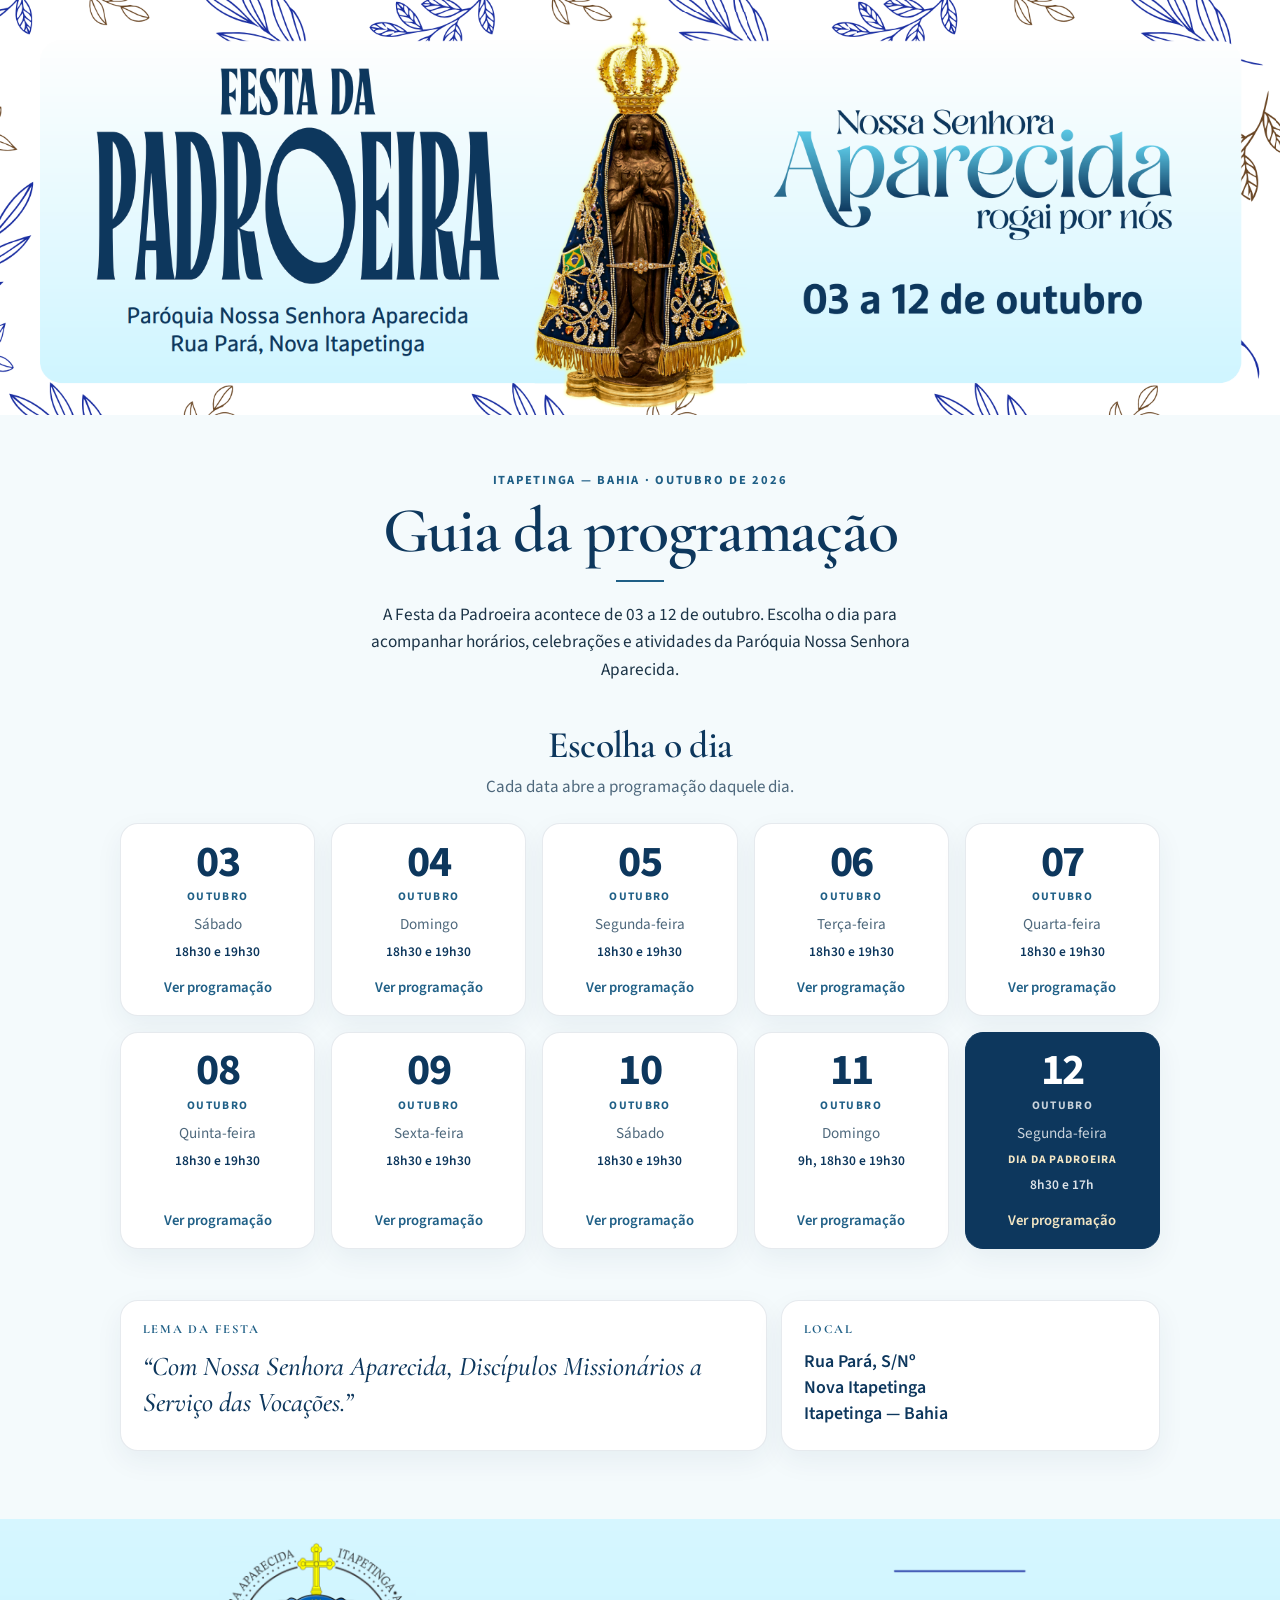
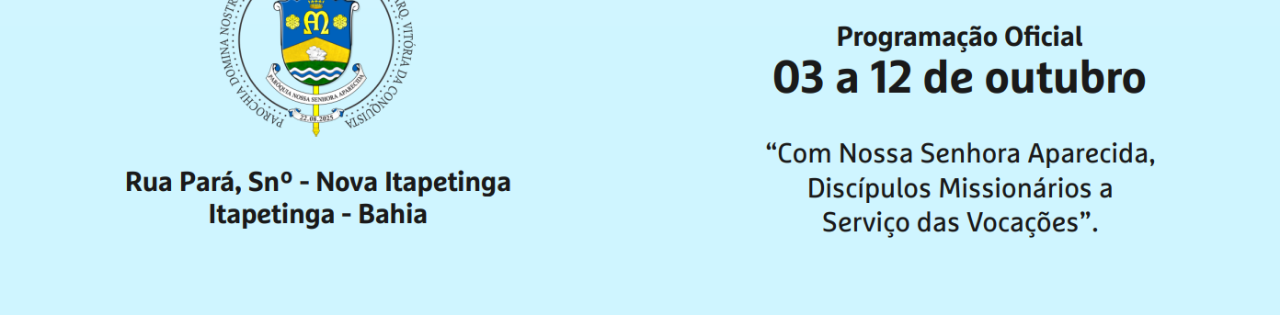
<file: index.html>
<!DOCTYPE html>
<html lang="pt-BR">
<head>
  <meta charset="utf-8">
  <meta name="viewport" content="width=device-width, initial-scale=1">
  <title>Guia da programação · Festa da Padroeira | Itapetinga</title>
  <meta name="description" content="Guia da programação da Festa de Nossa Senhora Aparecida em Itapetinga, Bahia, de 03 a 12 de outubro. Escolha o dia para acompanhar horários e celebrações.">
  <meta name="theme-color" content="#0d375d">
  <link rel="preconnect" href="https://fonts.googleapis.com">
  <link rel="preconnect" href="https://fonts.gstatic.com" crossorigin>
  <link href="https://fonts.googleapis.com/css2?family=Cormorant+Garamond:ital,wght@0,500;0,600;0,700;1,500;1,600&family=Source+Sans+3:ital,wght@0,400;0,600;0,700&display=swap" rel="stylesheet">
  <link rel="stylesheet" href="css/estilo.css">
</head>
<body>
  <a class="pular" href="#conteudo">Ir para o conteúdo</a>

  <header class="banner">
    <img src="imagens/topo.png" width="1827" height="593" alt="Festa da Padroeira. Nossa Senhora Aparecida, rogai por nós. 03 a 12 de outubro. Paróquia Nossa Senhora Aparecida, Rua Pará, Nova Itapetinga." fetchpriority="high">
  </header>

  <main id="conteudo">
    <section class="intro">
      <p class="kicker">Itapetinga — Bahia · Outubro de 2026</p>
      <h1>Guia da programação</h1>
      <hr class="traco">
      <p class="resumo">A Festa da Padroeira acontece de 03 a 12 de outubro. Escolha o dia para acompanhar horários, celebrações e atividades da Paróquia Nossa Senhora Aparecida.</p>
    </section>

    <nav aria-labelledby="titulo-dias">
      <div class="secao-titulo">
        <h2 id="titulo-dias">Escolha o dia</h2>
        <p class="apoio">Cada data abre a programação daquele dia.</p>
      </div>
      <ul class="grade">
        <li>
          <a class="dia-card" href="programacao/03.html">
            <span class="dia-num">03</span>
            <span class="dia-mes">outubro</span>
            <span class="dia-semana">Sábado</span>
            <span class="dia-horario">18h30 e 19h30</span>
            <span class="dia-acao">Ver programação</span>
          </a>
        </li>
        <li>
          <a class="dia-card" href="programacao/04.html">
            <span class="dia-num">04</span>
            <span class="dia-mes">outubro</span>
            <span class="dia-semana">Domingo</span>
            <span class="dia-horario">18h30 e 19h30</span>
            <span class="dia-acao">Ver programação</span>
          </a>
        </li>
        <li>
          <a class="dia-card" href="programacao/05.html">
            <span class="dia-num">05</span>
            <span class="dia-mes">outubro</span>
            <span class="dia-semana">Segunda-feira</span>
            <span class="dia-horario">18h30 e 19h30</span>
            <span class="dia-acao">Ver programação</span>
          </a>
        </li>
        <li>
          <a class="dia-card" href="programacao/06.html">
            <span class="dia-num">06</span>
            <span class="dia-mes">outubro</span>
            <span class="dia-semana">Terça-feira</span>
            <span class="dia-horario">18h30 e 19h30</span>
            <span class="dia-acao">Ver programação</span>
          </a>
        </li>
        <li>
          <a class="dia-card" href="programacao/07.html">
            <span class="dia-num">07</span>
            <span class="dia-mes">outubro</span>
            <span class="dia-semana">Quarta-feira</span>
            <span class="dia-horario">18h30 e 19h30</span>
            <span class="dia-acao">Ver programação</span>
          </a>
        </li>
        <li>
          <a class="dia-card" href="programacao/08.html">
            <span class="dia-num">08</span>
            <span class="dia-mes">outubro</span>
            <span class="dia-semana">Quinta-feira</span>
            <span class="dia-horario">18h30 e 19h30</span>
            <span class="dia-acao">Ver programação</span>
          </a>
        </li>
        <li>
          <a class="dia-card" href="programacao/09.html">
            <span class="dia-num">09</span>
            <span class="dia-mes">outubro</span>
            <span class="dia-semana">Sexta-feira</span>
            <span class="dia-horario">18h30 e 19h30</span>
            <span class="dia-acao">Ver programação</span>
          </a>
        </li>
        <li>
          <a class="dia-card" href="programacao/10.html">
            <span class="dia-num">10</span>
            <span class="dia-mes">outubro</span>
            <span class="dia-semana">Sábado</span>
            <span class="dia-horario">18h30 e 19h30</span>
            <span class="dia-acao">Ver programação</span>
          </a>
        </li>
        <li>
          <a class="dia-card" href="programacao/11.html">
            <span class="dia-num">11</span>
            <span class="dia-mes">outubro</span>
            <span class="dia-semana">Domingo</span>
            <span class="dia-horario">9h, 18h30 e 19h30</span>
            <span class="dia-acao">Ver programação</span>
          </a>
        </li>
        <li class="destaque">
          <a class="dia-card dia-card--destaque" href="programacao/12.html">
            <span class="dia-num">12</span>
            <span class="dia-mes">outubro</span>
            <span class="dia-semana">Segunda-feira</span>
            <span class="dia-nota">Dia da Padroeira</span>
            <span class="dia-horario">8h30 e 17h</span>
            <span class="dia-acao">Ver programação</span>
          </a>
        </li>
      </ul>
    </nav>

    <section class="informacoes" aria-label="Informações da festa">
      <article class="cartao">
        <h2 class="kicker">Lema da festa</h2>
        <blockquote>
          <p>“Com Nossa Senhora Aparecida, Discípulos Missionários a Serviço das Vocações.”</p>
        </blockquote>
      </article>
      <article class="cartao">
        <h2 class="kicker">Local</h2>
        <p class="endereco">Rua Pará, S/Nº<br>Nova Itapetinga<br>Itapetinga — Bahia</p>
      </article>
    </section>
  </main>

  <footer class="banner">
    <img src="imagens/rodape.png" width="1392" height="431" alt="Programação oficial, 03 a 12 de outubro. Rua Pará, S/Nº, Nova Itapetinga, Itapetinga, Bahia. Lema: Com Nossa Senhora Aparecida, Discípulos Missionários a Serviço das Vocações.">
  </footer>
</body>
</html>
</file>
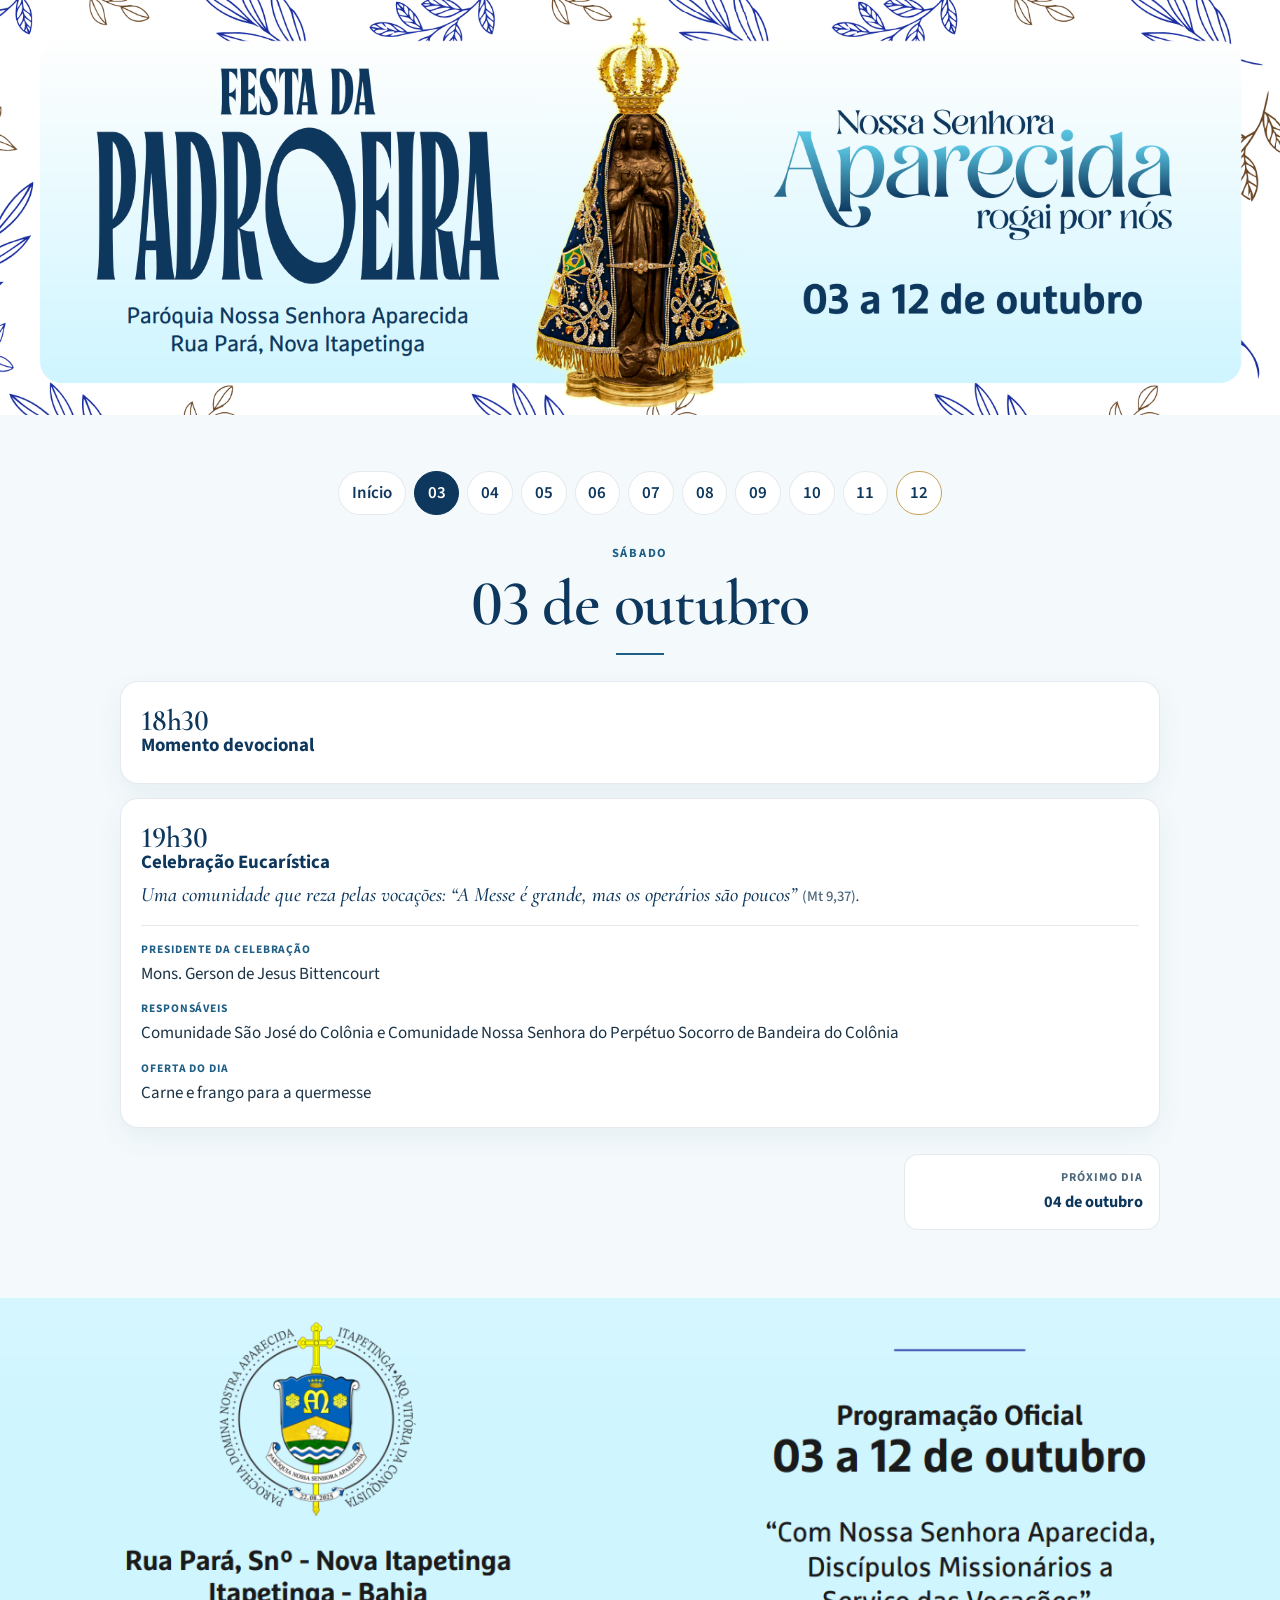
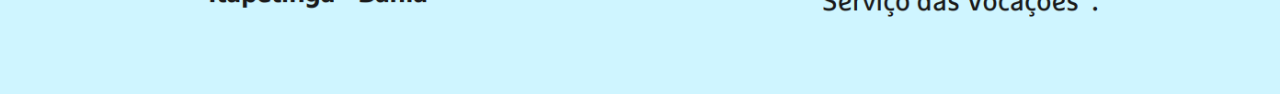
<file: programacao/03.html>
<!DOCTYPE html>
<html lang="pt-BR">
<head>
  <meta charset="utf-8">
  <meta name="viewport" content="width=device-width, initial-scale=1">
  <title>03 de outubro, sábado · Programação | Festa da Padroeira</title>
  <meta name="description" content="Programação de 03 de outubro, sábado, da Festa de Nossa Senhora Aparecida em Itapetinga, Bahia.">
  <meta name="theme-color" content="#0d375d">
  <link rel="preconnect" href="https://fonts.googleapis.com">
  <link rel="preconnect" href="https://fonts.gstatic.com" crossorigin>
  <link href="https://fonts.googleapis.com/css2?family=Cormorant+Garamond:ital,wght@0,500;0,600;0,700;1,500;1,600&family=Source+Sans+3:ital,wght@0,400;0,600;0,700&display=swap" rel="stylesheet">
  <link rel="stylesheet" href="../css/estilo.css">
</head>
<body>
  <a class="pular" href="#conteudo">Ir para o conteúdo</a>

  <header class="banner">
    <a href="../index.html" aria-label="Página inicial">
      <img src="../imagens/topo.png" width="1827" height="593" alt="Festa da Padroeira. Nossa Senhora Aparecida, rogai por nós. 03 a 12 de outubro. Paróquia Nossa Senhora Aparecida, Rua Pará, Nova Itapetinga.">
    </a>
  </header>

  <main id="conteudo" class="pagina-dia">
    <nav aria-label="Dias da festa">
      <ul class="trilha">
        <li><a href="../index.html">Início</a></li>
        <li><a href="03.html" aria-current="page" aria-label="03 de outubro, sábado">03</a></li>
        <li><a href="04.html" aria-label="04 de outubro, domingo">04</a></li>
        <li><a href="05.html" aria-label="05 de outubro, segunda-feira">05</a></li>
        <li><a href="06.html" aria-label="06 de outubro, terça-feira">06</a></li>
        <li><a href="07.html" aria-label="07 de outubro, quarta-feira">07</a></li>
        <li><a href="08.html" aria-label="08 de outubro, quinta-feira">08</a></li>
        <li><a href="09.html" aria-label="09 de outubro, sexta-feira">09</a></li>
        <li><a href="10.html" aria-label="10 de outubro, sábado">10</a></li>
        <li><a href="11.html" aria-label="11 de outubro, domingo">11</a></li>
        <li><a href="12.html" class="chip-festa" aria-label="12 de outubro, segunda-feira">12</a></li>
      </ul>
    </nav>

    <header class="cabeca-dia">
      <p class="kicker">Sábado</p>
      <h1>03 de outubro</h1>
      <hr class="traco">
    </header>

    <section class="eventos" aria-label="Programação do dia">
      <article class="evento">
        <p class="evento-hora"><time datetime="18:30">18h30</time></p>
        <h2>Momento devocional</h2>
      </article>
      <article class="evento">
        <p class="evento-hora"><time datetime="19:30">19h30</time></p>
        <h2>Celebração Eucarística</h2>
        <p class="evento-tema">Uma comunidade que reza pelas vocações: “A Messe é grande, mas os operários são poucos” <span class="evento-fonte">(Mt 9,37)</span>.</p>
        <dl class="evento-dados">
          <div>
            <dt>Presidente da celebração</dt>
            <dd>Mons. Gerson de Jesus Bittencourt</dd>
          </div>
          <div>
            <dt>Responsáveis</dt>
            <dd>Comunidade São José do Colônia e Comunidade Nossa Senhora do Perpétuo Socorro de Bandeira do Colônia</dd>
          </div>
          <div>
            <dt>Oferta do dia</dt>
            <dd>Carne e frango para a quermesse</dd>
          </div>
        </dl>
      </article>
    </section>

    <nav class="passo" aria-label="Dia anterior e próximo">
      <a class="prox" href="04.html"><span>Próximo dia</span><strong>04 de outubro</strong></a>
    </nav>
  </main>

  <footer class="banner">
    <img src="../imagens/rodape.png" width="1392" height="431" alt="Programação oficial, 03 a 12 de outubro. Rua Pará, S/Nº, Nova Itapetinga, Itapetinga, Bahia. Lema: Com Nossa Senhora Aparecida, Discípulos Missionários a Serviço das Vocações.">
  </footer>
</body>
</html>
</file>
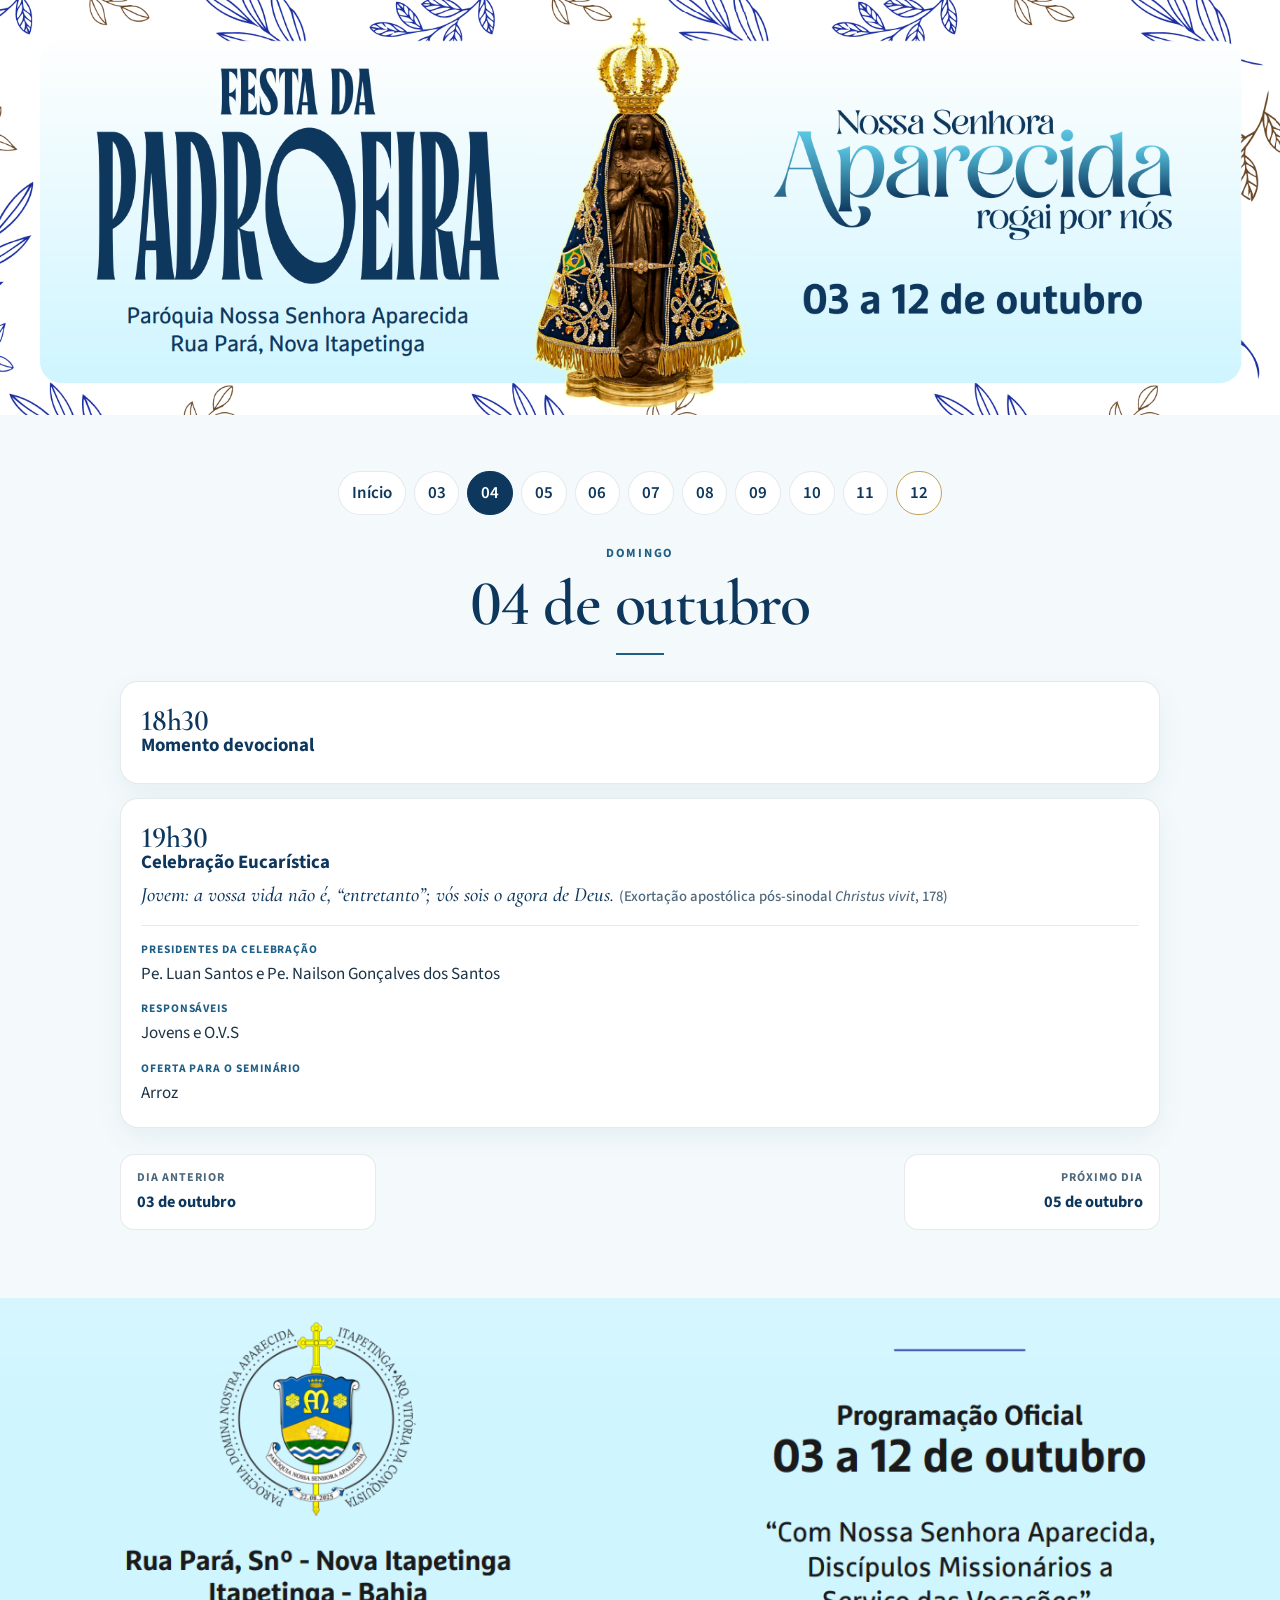
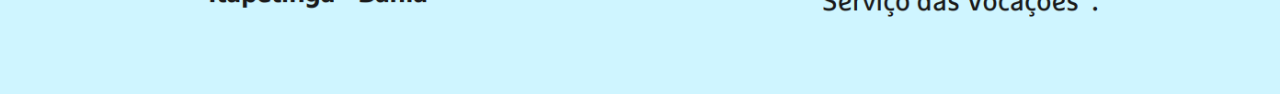
<file: programacao/04.html>
<!DOCTYPE html>
<html lang="pt-BR">
<head>
  <meta charset="utf-8">
  <meta name="viewport" content="width=device-width, initial-scale=1">
  <title>04 de outubro, domingo · Programação | Festa da Padroeira</title>
  <meta name="description" content="Programação de 04 de outubro, domingo, da Festa de Nossa Senhora Aparecida em Itapetinga, Bahia.">
  <meta name="theme-color" content="#0d375d">
  <link rel="preconnect" href="https://fonts.googleapis.com">
  <link rel="preconnect" href="https://fonts.gstatic.com" crossorigin>
  <link href="https://fonts.googleapis.com/css2?family=Cormorant+Garamond:ital,wght@0,500;0,600;0,700;1,500;1,600&family=Source+Sans+3:ital,wght@0,400;0,600;0,700&display=swap" rel="stylesheet">
  <link rel="stylesheet" href="../css/estilo.css">
</head>
<body>
  <a class="pular" href="#conteudo">Ir para o conteúdo</a>

  <header class="banner">
    <a href="../index.html" aria-label="Página inicial">
      <img src="../imagens/topo.png" width="1827" height="593" alt="Festa da Padroeira. Nossa Senhora Aparecida, rogai por nós. 03 a 12 de outubro. Paróquia Nossa Senhora Aparecida, Rua Pará, Nova Itapetinga.">
    </a>
  </header>

  <main id="conteudo" class="pagina-dia">
    <nav aria-label="Dias da festa">
      <ul class="trilha">
        <li><a href="../index.html">Início</a></li>
        <li><a href="03.html" aria-label="03 de outubro, sábado">03</a></li>
        <li><a href="04.html" aria-current="page" aria-label="04 de outubro, domingo">04</a></li>
        <li><a href="05.html" aria-label="05 de outubro, segunda-feira">05</a></li>
        <li><a href="06.html" aria-label="06 de outubro, terça-feira">06</a></li>
        <li><a href="07.html" aria-label="07 de outubro, quarta-feira">07</a></li>
        <li><a href="08.html" aria-label="08 de outubro, quinta-feira">08</a></li>
        <li><a href="09.html" aria-label="09 de outubro, sexta-feira">09</a></li>
        <li><a href="10.html" aria-label="10 de outubro, sábado">10</a></li>
        <li><a href="11.html" aria-label="11 de outubro, domingo">11</a></li>
        <li><a href="12.html" class="chip-festa" aria-label="12 de outubro, segunda-feira">12</a></li>
      </ul>
    </nav>

    <header class="cabeca-dia">
      <p class="kicker">Domingo</p>
      <h1>04 de outubro</h1>
      <hr class="traco">
    </header>

    <section class="eventos" aria-label="Programação do dia">
      <article class="evento">
        <p class="evento-hora"><time datetime="18:30">18h30</time></p>
        <h2>Momento devocional</h2>
      </article>
      <article class="evento">
        <p class="evento-hora"><time datetime="19:30">19h30</time></p>
        <h2>Celebração Eucarística</h2>
        <p class="evento-tema">Jovem: a vossa vida não é, “entretanto”; vós sois o agora de Deus. <span class="evento-fonte">(Exortação apostólica pós-sinodal <cite>Christus vivit</cite>, 178)</span></p>
        <dl class="evento-dados">
          <div>
            <dt>Presidentes da celebração</dt>
            <dd>Pe. Luan Santos e Pe. Nailson Gonçalves dos Santos</dd>
          </div>
          <div>
            <dt>Responsáveis</dt>
            <dd>Jovens e O.V.S</dd>
          </div>
          <div>
            <dt>Oferta para o seminário</dt>
            <dd>Arroz</dd>
          </div>
        </dl>
      </article>
    </section>

    <nav class="passo" aria-label="Dia anterior e próximo">
      <a href="03.html"><span>Dia anterior</span><strong>03 de outubro</strong></a>
      <a class="prox" href="05.html"><span>Próximo dia</span><strong>05 de outubro</strong></a>
    </nav>
  </main>

  <footer class="banner">
    <img src="../imagens/rodape.png" width="1392" height="431" alt="Programação oficial, 03 a 12 de outubro. Rua Pará, S/Nº, Nova Itapetinga, Itapetinga, Bahia. Lema: Com Nossa Senhora Aparecida, Discípulos Missionários a Serviço das Vocações.">
  </footer>
</body>
</html>
</file>
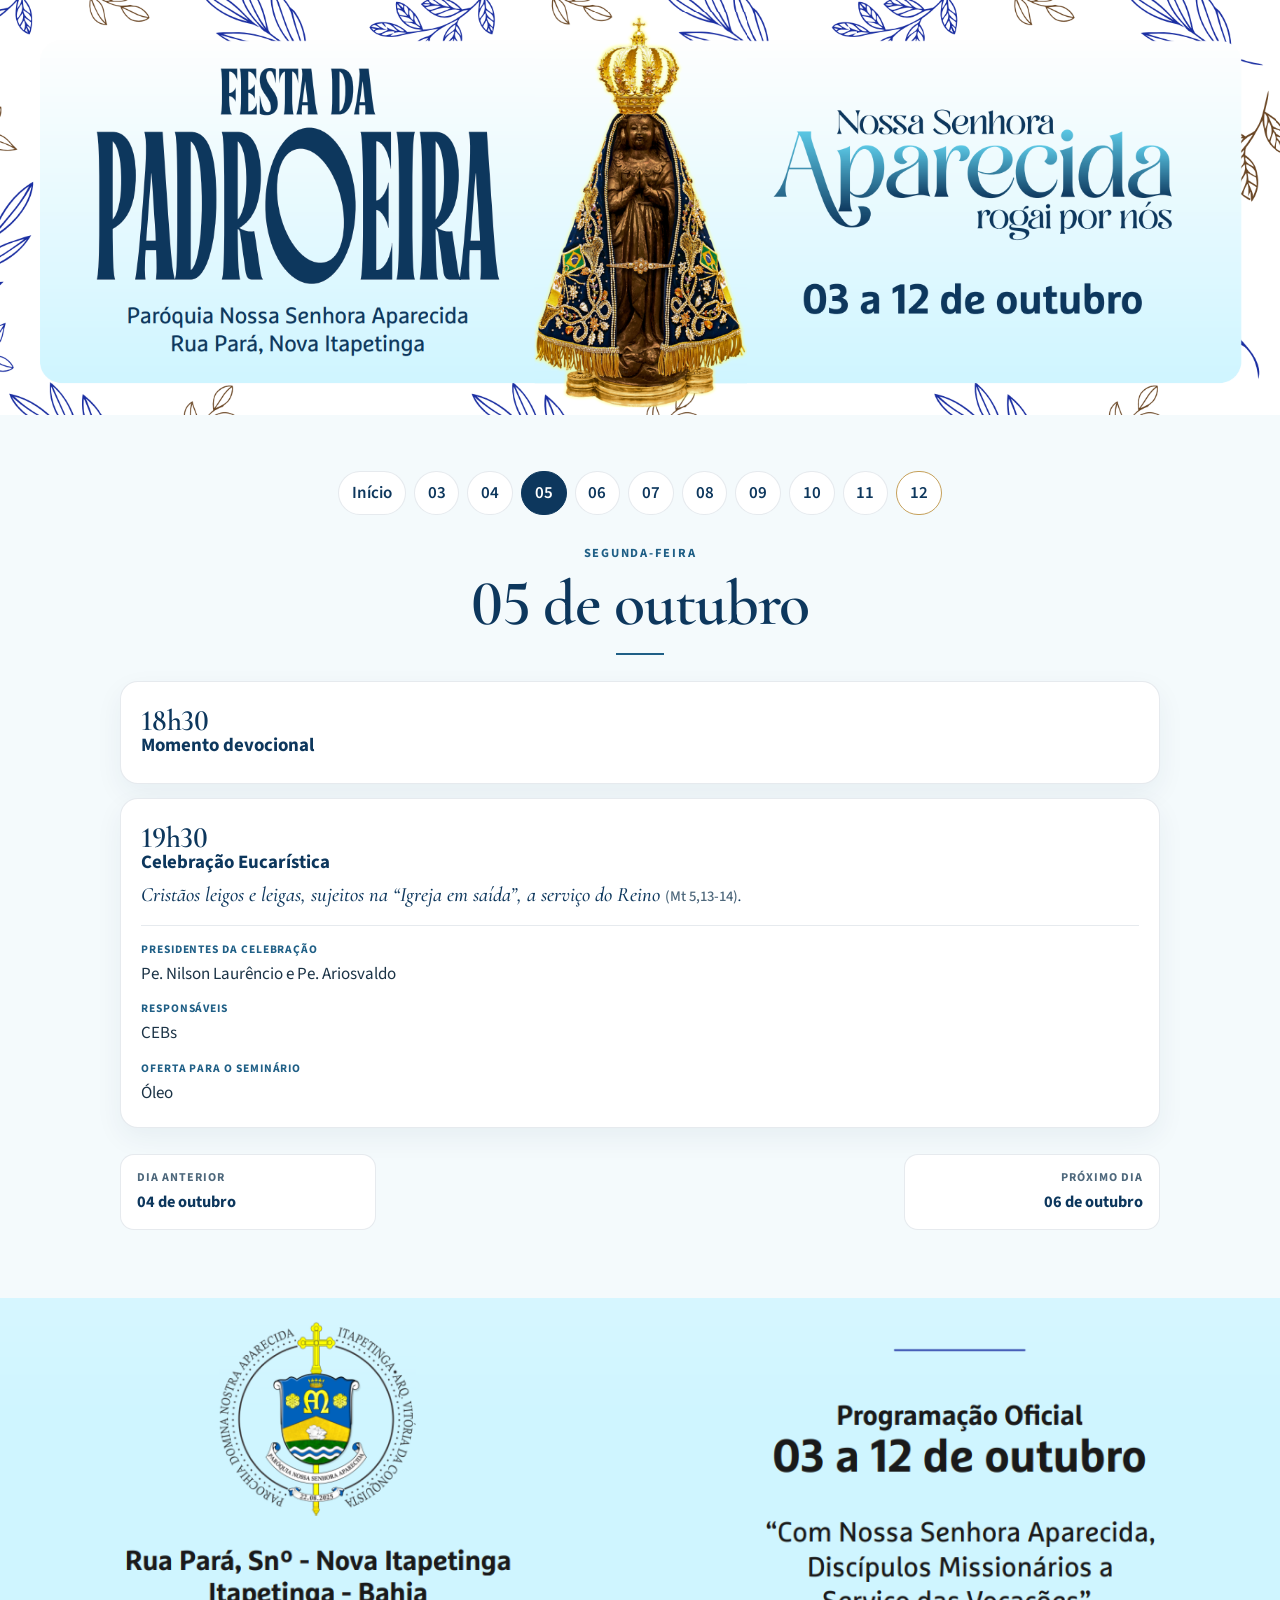
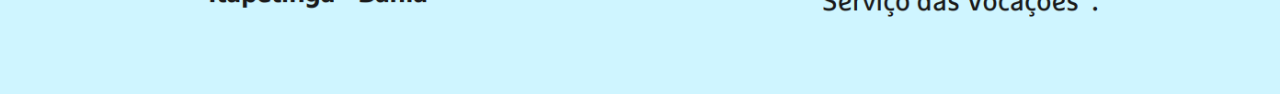
<file: programacao/05.html>
<!DOCTYPE html>
<html lang="pt-BR">
<head>
  <meta charset="utf-8">
  <meta name="viewport" content="width=device-width, initial-scale=1">
  <title>05 de outubro, segunda-feira · Programação | Festa da Padroeira</title>
  <meta name="description" content="Programação de 05 de outubro, segunda-feira, da Festa de Nossa Senhora Aparecida em Itapetinga, Bahia.">
  <meta name="theme-color" content="#0d375d">
  <link rel="preconnect" href="https://fonts.googleapis.com">
  <link rel="preconnect" href="https://fonts.gstatic.com" crossorigin>
  <link href="https://fonts.googleapis.com/css2?family=Cormorant+Garamond:ital,wght@0,500;0,600;0,700;1,500;1,600&family=Source+Sans+3:ital,wght@0,400;0,600;0,700&display=swap" rel="stylesheet">
  <link rel="stylesheet" href="../css/estilo.css">
</head>
<body>
  <a class="pular" href="#conteudo">Ir para o conteúdo</a>

  <header class="banner">
    <a href="../index.html" aria-label="Página inicial">
      <img src="../imagens/topo.png" width="1827" height="593" alt="Festa da Padroeira. Nossa Senhora Aparecida, rogai por nós. 03 a 12 de outubro. Paróquia Nossa Senhora Aparecida, Rua Pará, Nova Itapetinga.">
    </a>
  </header>

  <main id="conteudo" class="pagina-dia">
    <nav aria-label="Dias da festa">
      <ul class="trilha">
        <li><a href="../index.html">Início</a></li>
        <li><a href="03.html" aria-label="03 de outubro, sábado">03</a></li>
        <li><a href="04.html" aria-label="04 de outubro, domingo">04</a></li>
        <li><a href="05.html" aria-current="page" aria-label="05 de outubro, segunda-feira">05</a></li>
        <li><a href="06.html" aria-label="06 de outubro, terça-feira">06</a></li>
        <li><a href="07.html" aria-label="07 de outubro, quarta-feira">07</a></li>
        <li><a href="08.html" aria-label="08 de outubro, quinta-feira">08</a></li>
        <li><a href="09.html" aria-label="09 de outubro, sexta-feira">09</a></li>
        <li><a href="10.html" aria-label="10 de outubro, sábado">10</a></li>
        <li><a href="11.html" aria-label="11 de outubro, domingo">11</a></li>
        <li><a href="12.html" class="chip-festa" aria-label="12 de outubro, segunda-feira">12</a></li>
      </ul>
    </nav>

    <header class="cabeca-dia">
      <p class="kicker">Segunda-feira</p>
      <h1>05 de outubro</h1>
      <hr class="traco">
    </header>

    <section class="eventos" aria-label="Programação do dia">
      <article class="evento">
        <p class="evento-hora"><time datetime="18:30">18h30</time></p>
        <h2>Momento devocional</h2>
      </article>
      <article class="evento">
        <p class="evento-hora"><time datetime="19:30">19h30</time></p>
        <h2>Celebração Eucarística</h2>
        <p class="evento-tema">Cristãos leigos e leigas, sujeitos na “Igreja em saída”, a serviço do Reino <span class="evento-fonte">(Mt 5,13-14)</span>.</p>
        <dl class="evento-dados">
          <div>
            <dt>Presidentes da celebração</dt>
            <dd>Pe. Nilson Laurêncio e Pe. Ariosvaldo</dd>
          </div>
          <div>
            <dt>Responsáveis</dt>
            <dd>CEBs</dd>
          </div>
          <div>
            <dt>Oferta para o seminário</dt>
            <dd>Óleo</dd>
          </div>
        </dl>
      </article>
    </section>

    <nav class="passo" aria-label="Dia anterior e próximo">
      <a href="04.html"><span>Dia anterior</span><strong>04 de outubro</strong></a>
      <a class="prox" href="06.html"><span>Próximo dia</span><strong>06 de outubro</strong></a>
    </nav>
  </main>

  <footer class="banner">
    <img src="../imagens/rodape.png" width="1392" height="431" alt="Programação oficial, 03 a 12 de outubro. Rua Pará, S/Nº, Nova Itapetinga, Itapetinga, Bahia. Lema: Com Nossa Senhora Aparecida, Discípulos Missionários a Serviço das Vocações.">
  </footer>
</body>
</html>
</file>
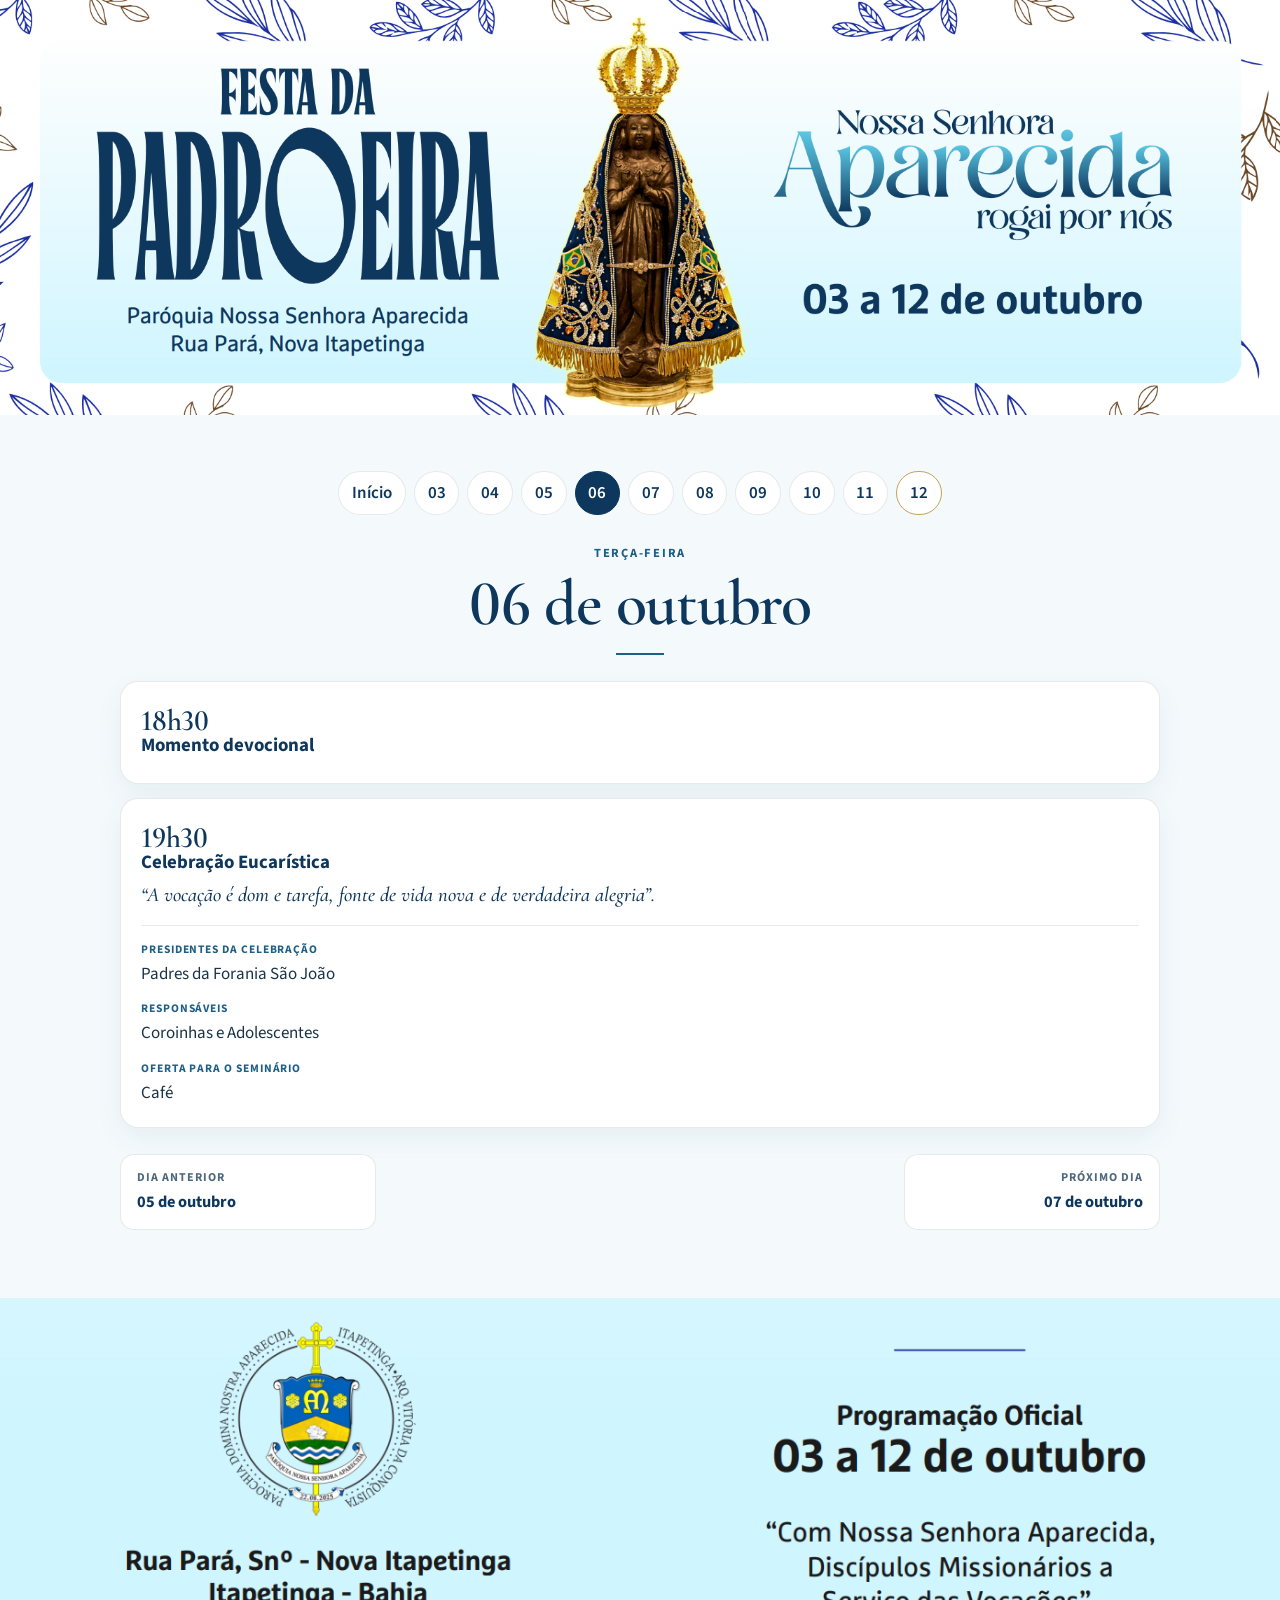
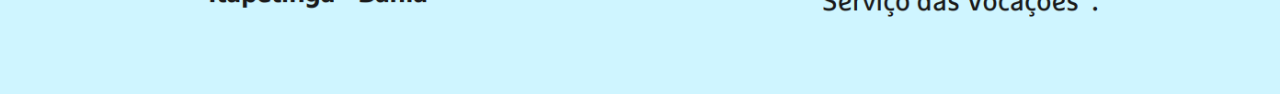
<file: programacao/06.html>
<!DOCTYPE html>
<html lang="pt-BR">
<head>
  <meta charset="utf-8">
  <meta name="viewport" content="width=device-width, initial-scale=1">
  <title>06 de outubro, terça-feira · Programação | Festa da Padroeira</title>
  <meta name="description" content="Programação de 06 de outubro, terça-feira, da Festa de Nossa Senhora Aparecida em Itapetinga, Bahia.">
  <meta name="theme-color" content="#0d375d">
  <link rel="preconnect" href="https://fonts.googleapis.com">
  <link rel="preconnect" href="https://fonts.gstatic.com" crossorigin>
  <link href="https://fonts.googleapis.com/css2?family=Cormorant+Garamond:ital,wght@0,500;0,600;0,700;1,500;1,600&family=Source+Sans+3:ital,wght@0,400;0,600;0,700&display=swap" rel="stylesheet">
  <link rel="stylesheet" href="../css/estilo.css">
</head>
<body>
  <a class="pular" href="#conteudo">Ir para o conteúdo</a>

  <header class="banner">
    <a href="../index.html" aria-label="Página inicial">
      <img src="../imagens/topo.png" width="1827" height="593" alt="Festa da Padroeira. Nossa Senhora Aparecida, rogai por nós. 03 a 12 de outubro. Paróquia Nossa Senhora Aparecida, Rua Pará, Nova Itapetinga.">
    </a>
  </header>

  <main id="conteudo" class="pagina-dia">
    <nav aria-label="Dias da festa">
      <ul class="trilha">
        <li><a href="../index.html">Início</a></li>
        <li><a href="03.html" aria-label="03 de outubro, sábado">03</a></li>
        <li><a href="04.html" aria-label="04 de outubro, domingo">04</a></li>
        <li><a href="05.html" aria-label="05 de outubro, segunda-feira">05</a></li>
        <li><a href="06.html" aria-current="page" aria-label="06 de outubro, terça-feira">06</a></li>
        <li><a href="07.html" aria-label="07 de outubro, quarta-feira">07</a></li>
        <li><a href="08.html" aria-label="08 de outubro, quinta-feira">08</a></li>
        <li><a href="09.html" aria-label="09 de outubro, sexta-feira">09</a></li>
        <li><a href="10.html" aria-label="10 de outubro, sábado">10</a></li>
        <li><a href="11.html" aria-label="11 de outubro, domingo">11</a></li>
        <li><a href="12.html" class="chip-festa" aria-label="12 de outubro, segunda-feira">12</a></li>
      </ul>
    </nav>

    <header class="cabeca-dia">
      <p class="kicker">Terça-feira</p>
      <h1>06 de outubro</h1>
      <hr class="traco">
    </header>

    <section class="eventos" aria-label="Programação do dia">
      <article class="evento">
        <p class="evento-hora"><time datetime="18:30">18h30</time></p>
        <h2>Momento devocional</h2>
      </article>
      <article class="evento">
        <p class="evento-hora"><time datetime="19:30">19h30</time></p>
        <h2>Celebração Eucarística</h2>
        <p class="evento-tema">“A vocação é dom e tarefa, fonte de vida nova e de verdadeira alegria”.</p>
        <dl class="evento-dados">
          <div>
            <dt>Presidentes da celebração</dt>
            <dd>Padres da Forania São João</dd>
          </div>
          <div>
            <dt>Responsáveis</dt>
            <dd>Coroinhas e Adolescentes</dd>
          </div>
          <div>
            <dt>Oferta para o seminário</dt>
            <dd>Café</dd>
          </div>
        </dl>
      </article>
    </section>

    <nav class="passo" aria-label="Dia anterior e próximo">
      <a href="05.html"><span>Dia anterior</span><strong>05 de outubro</strong></a>
      <a class="prox" href="07.html"><span>Próximo dia</span><strong>07 de outubro</strong></a>
    </nav>
  </main>

  <footer class="banner">
    <img src="../imagens/rodape.png" width="1392" height="431" alt="Programação oficial, 03 a 12 de outubro. Rua Pará, S/Nº, Nova Itapetinga, Itapetinga, Bahia. Lema: Com Nossa Senhora Aparecida, Discípulos Missionários a Serviço das Vocações.">
  </footer>
</body>
</html>
</file>
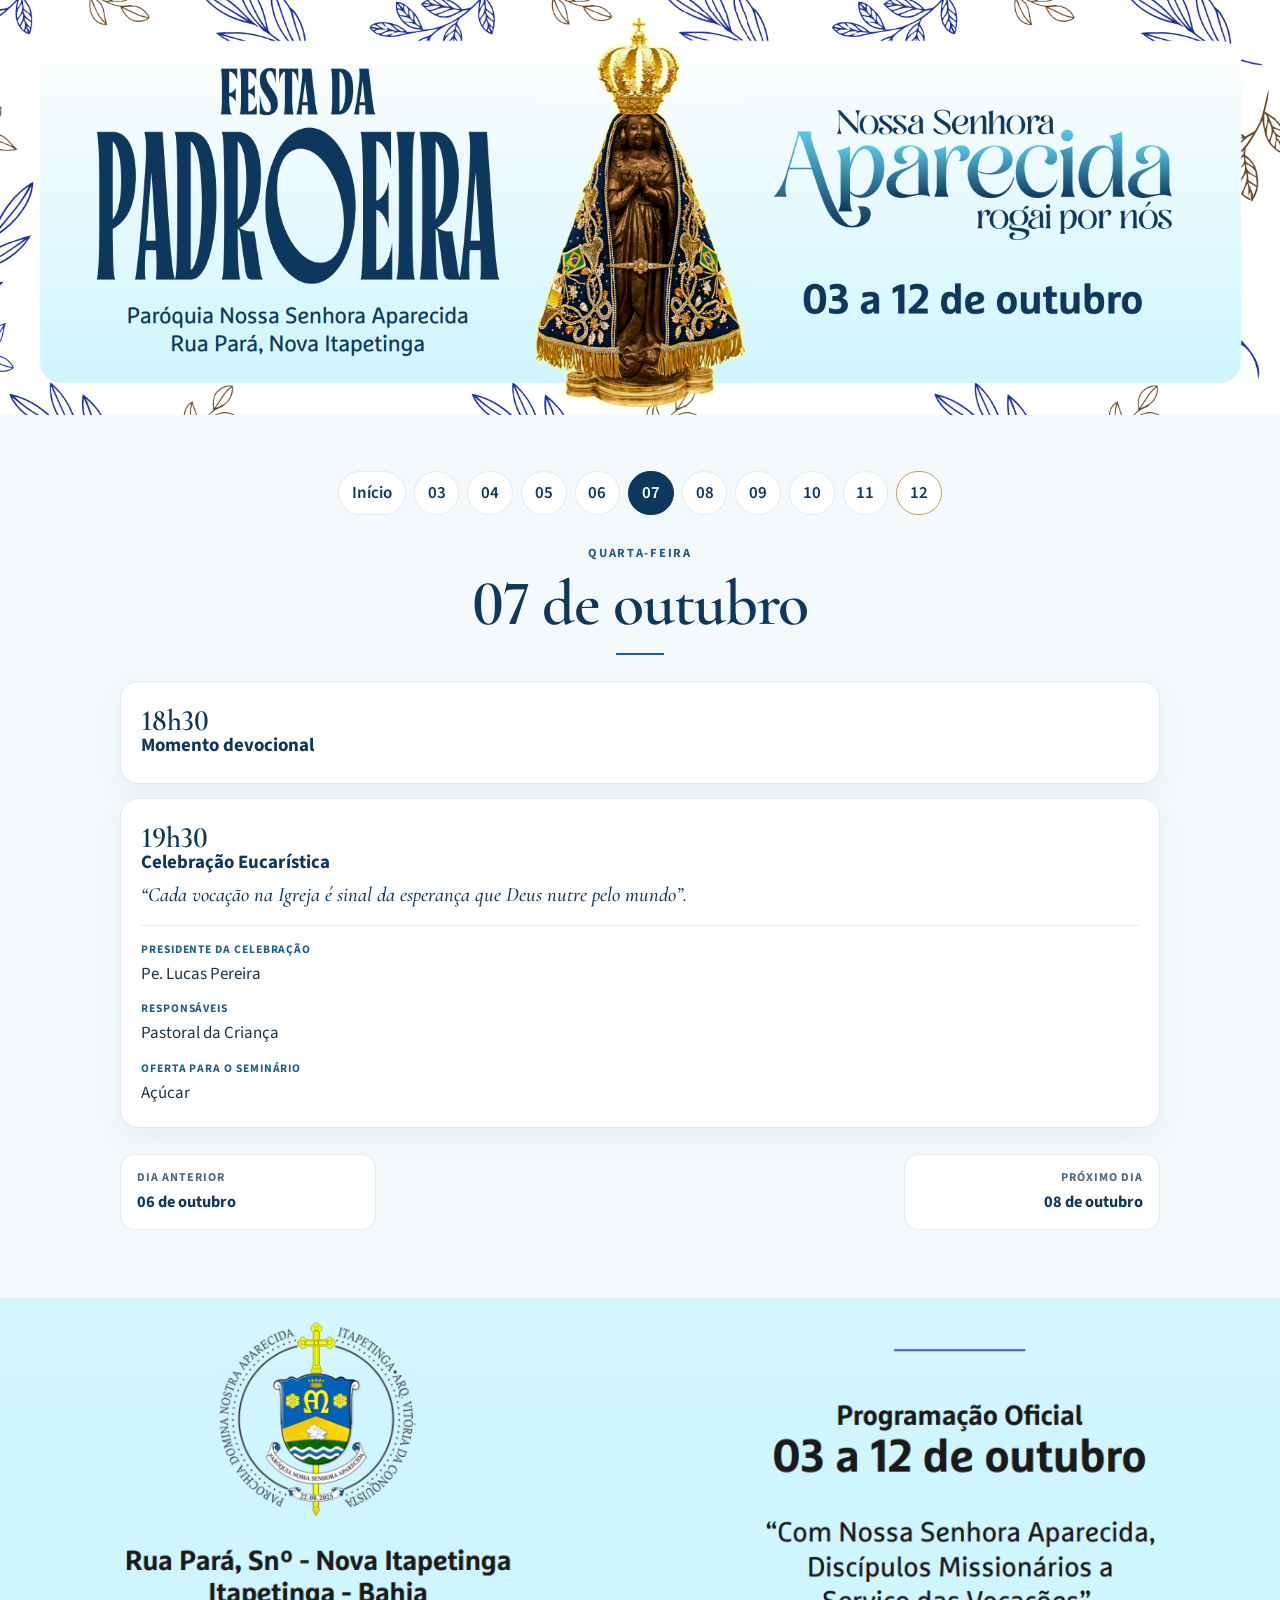
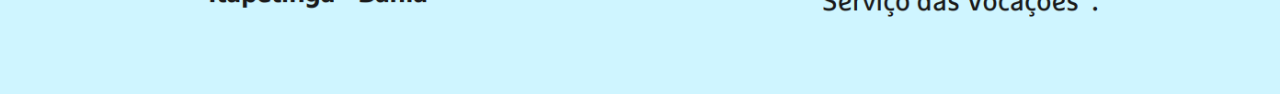
<file: programacao/07.html>
<!DOCTYPE html>
<html lang="pt-BR">
<head>
  <meta charset="utf-8">
  <meta name="viewport" content="width=device-width, initial-scale=1">
  <title>07 de outubro, quarta-feira · Programação | Festa da Padroeira</title>
  <meta name="description" content="Programação de 07 de outubro, quarta-feira, da Festa de Nossa Senhora Aparecida em Itapetinga, Bahia.">
  <meta name="theme-color" content="#0d375d">
  <link rel="preconnect" href="https://fonts.googleapis.com">
  <link rel="preconnect" href="https://fonts.gstatic.com" crossorigin>
  <link href="https://fonts.googleapis.com/css2?family=Cormorant+Garamond:ital,wght@0,500;0,600;0,700;1,500;1,600&family=Source+Sans+3:ital,wght@0,400;0,600;0,700&display=swap" rel="stylesheet">
  <link rel="stylesheet" href="../css/estilo.css">
</head>
<body>
  <a class="pular" href="#conteudo">Ir para o conteúdo</a>

  <header class="banner">
    <a href="../index.html" aria-label="Página inicial">
      <img src="../imagens/topo.png" width="1827" height="593" alt="Festa da Padroeira. Nossa Senhora Aparecida, rogai por nós. 03 a 12 de outubro. Paróquia Nossa Senhora Aparecida, Rua Pará, Nova Itapetinga.">
    </a>
  </header>

  <main id="conteudo" class="pagina-dia">
    <nav aria-label="Dias da festa">
      <ul class="trilha">
        <li><a href="../index.html">Início</a></li>
        <li><a href="03.html" aria-label="03 de outubro, sábado">03</a></li>
        <li><a href="04.html" aria-label="04 de outubro, domingo">04</a></li>
        <li><a href="05.html" aria-label="05 de outubro, segunda-feira">05</a></li>
        <li><a href="06.html" aria-label="06 de outubro, terça-feira">06</a></li>
        <li><a href="07.html" aria-current="page" aria-label="07 de outubro, quarta-feira">07</a></li>
        <li><a href="08.html" aria-label="08 de outubro, quinta-feira">08</a></li>
        <li><a href="09.html" aria-label="09 de outubro, sexta-feira">09</a></li>
        <li><a href="10.html" aria-label="10 de outubro, sábado">10</a></li>
        <li><a href="11.html" aria-label="11 de outubro, domingo">11</a></li>
        <li><a href="12.html" class="chip-festa" aria-label="12 de outubro, segunda-feira">12</a></li>
      </ul>
    </nav>

    <header class="cabeca-dia">
      <p class="kicker">Quarta-feira</p>
      <h1>07 de outubro</h1>
      <hr class="traco">
    </header>

    <section class="eventos" aria-label="Programação do dia">
      <article class="evento">
        <p class="evento-hora"><time datetime="18:30">18h30</time></p>
        <h2>Momento devocional</h2>
      </article>
      <article class="evento">
        <p class="evento-hora"><time datetime="19:30">19h30</time></p>
        <h2>Celebração Eucarística</h2>
        <p class="evento-tema">“Cada vocação na Igreja é sinal da esperança que Deus nutre pelo mundo”.</p>
        <dl class="evento-dados">
          <div>
            <dt>Presidente da celebração</dt>
            <dd>Pe. Lucas Pereira</dd>
          </div>
          <div>
            <dt>Responsáveis</dt>
            <dd>Pastoral da Criança</dd>
          </div>
          <div>
            <dt>Oferta para o seminário</dt>
            <dd>Açúcar</dd>
          </div>
        </dl>
      </article>
    </section>

    <nav class="passo" aria-label="Dia anterior e próximo">
      <a href="06.html"><span>Dia anterior</span><strong>06 de outubro</strong></a>
      <a class="prox" href="08.html"><span>Próximo dia</span><strong>08 de outubro</strong></a>
    </nav>
  </main>

  <footer class="banner">
    <img src="../imagens/rodape.png" width="1392" height="431" alt="Programação oficial, 03 a 12 de outubro. Rua Pará, S/Nº, Nova Itapetinga, Itapetinga, Bahia. Lema: Com Nossa Senhora Aparecida, Discípulos Missionários a Serviço das Vocações.">
  </footer>
</body>
</html>
</file>
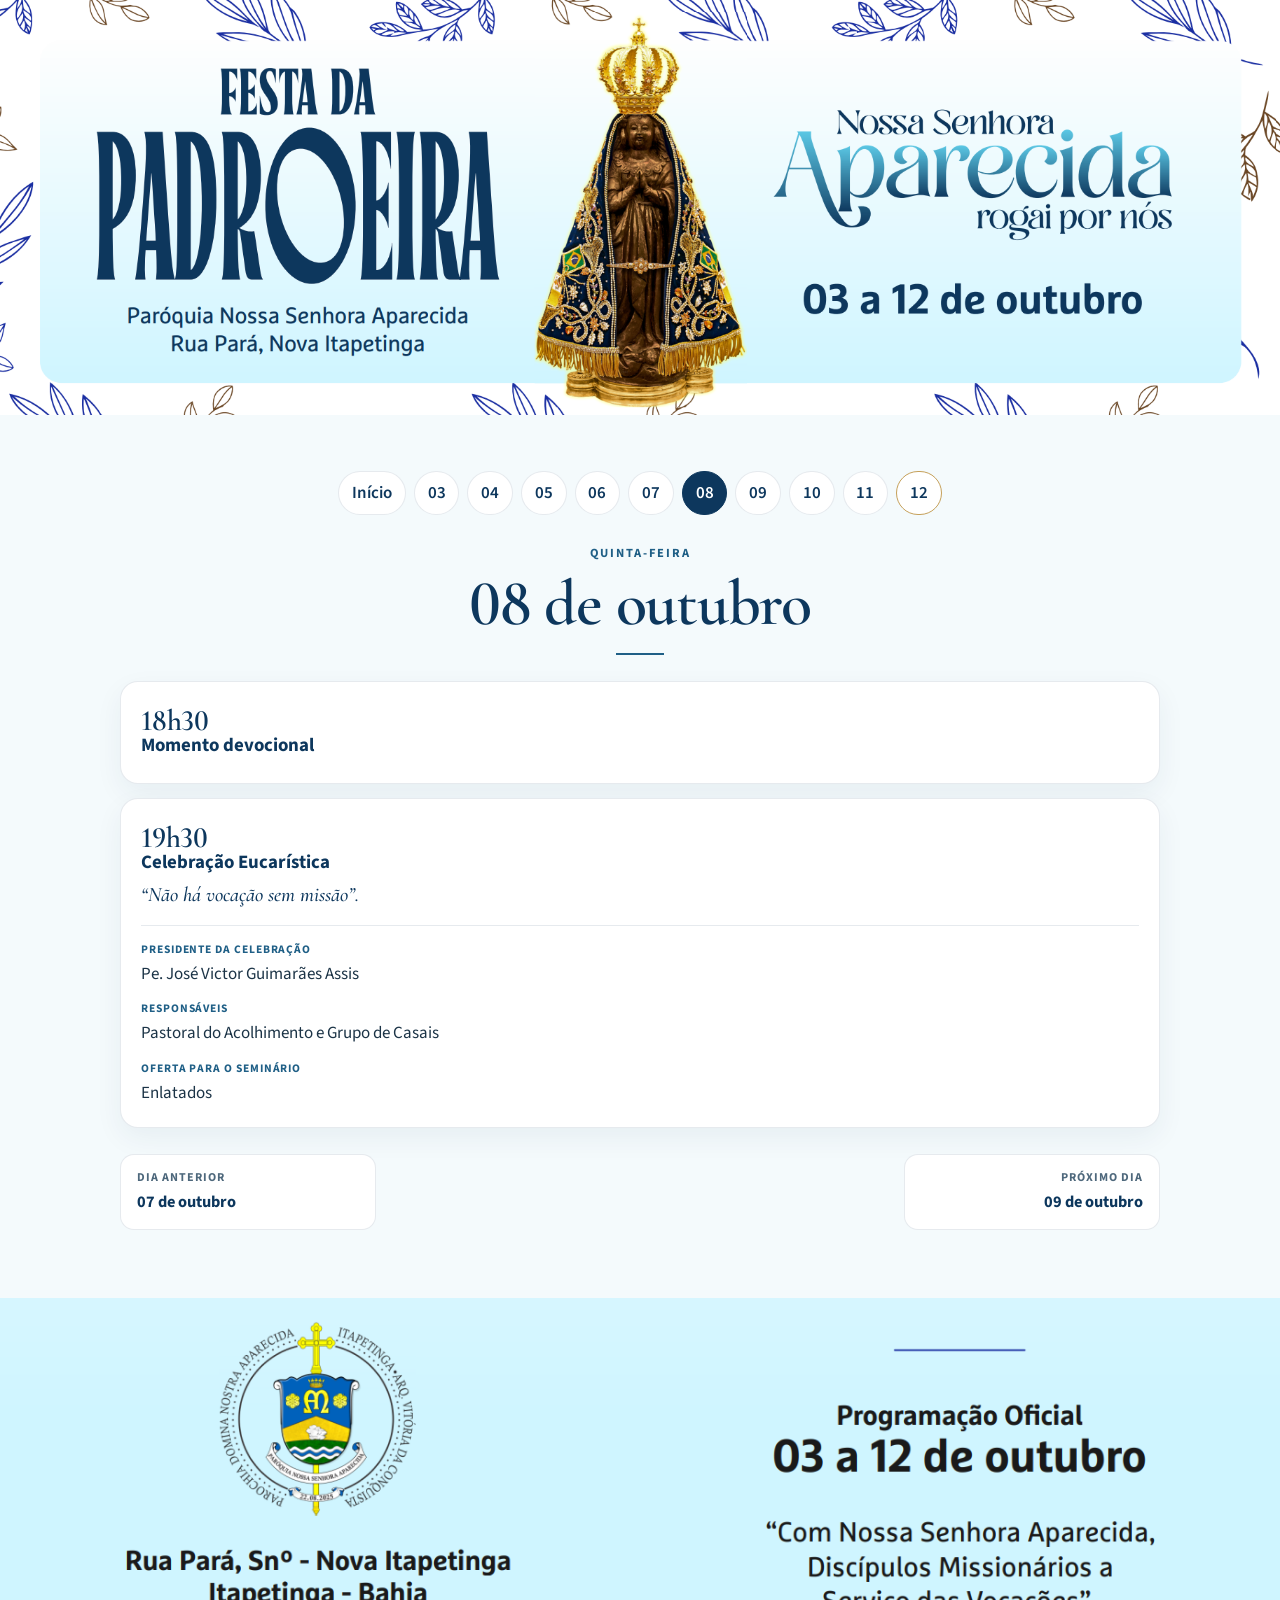
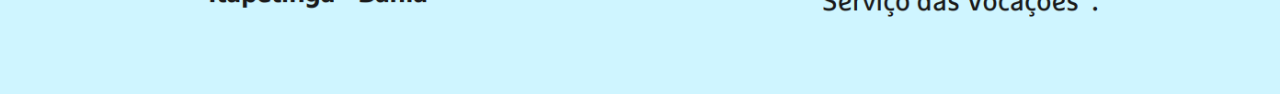
<file: programacao/08.html>
<!DOCTYPE html>
<html lang="pt-BR">
<head>
  <meta charset="utf-8">
  <meta name="viewport" content="width=device-width, initial-scale=1">
  <title>08 de outubro, quinta-feira · Programação | Festa da Padroeira</title>
  <meta name="description" content="Programação de 08 de outubro, quinta-feira, da Festa de Nossa Senhora Aparecida em Itapetinga, Bahia.">
  <meta name="theme-color" content="#0d375d">
  <link rel="preconnect" href="https://fonts.googleapis.com">
  <link rel="preconnect" href="https://fonts.gstatic.com" crossorigin>
  <link href="https://fonts.googleapis.com/css2?family=Cormorant+Garamond:ital,wght@0,500;0,600;0,700;1,500;1,600&family=Source+Sans+3:ital,wght@0,400;0,600;0,700&display=swap" rel="stylesheet">
  <link rel="stylesheet" href="../css/estilo.css">
</head>
<body>
  <a class="pular" href="#conteudo">Ir para o conteúdo</a>

  <header class="banner">
    <a href="../index.html" aria-label="Página inicial">
      <img src="../imagens/topo.png" width="1827" height="593" alt="Festa da Padroeira. Nossa Senhora Aparecida, rogai por nós. 03 a 12 de outubro. Paróquia Nossa Senhora Aparecida, Rua Pará, Nova Itapetinga.">
    </a>
  </header>

  <main id="conteudo" class="pagina-dia">
    <nav aria-label="Dias da festa">
      <ul class="trilha">
        <li><a href="../index.html">Início</a></li>
        <li><a href="03.html" aria-label="03 de outubro, sábado">03</a></li>
        <li><a href="04.html" aria-label="04 de outubro, domingo">04</a></li>
        <li><a href="05.html" aria-label="05 de outubro, segunda-feira">05</a></li>
        <li><a href="06.html" aria-label="06 de outubro, terça-feira">06</a></li>
        <li><a href="07.html" aria-label="07 de outubro, quarta-feira">07</a></li>
        <li><a href="08.html" aria-current="page" aria-label="08 de outubro, quinta-feira">08</a></li>
        <li><a href="09.html" aria-label="09 de outubro, sexta-feira">09</a></li>
        <li><a href="10.html" aria-label="10 de outubro, sábado">10</a></li>
        <li><a href="11.html" aria-label="11 de outubro, domingo">11</a></li>
        <li><a href="12.html" class="chip-festa" aria-label="12 de outubro, segunda-feira">12</a></li>
      </ul>
    </nav>

    <header class="cabeca-dia">
      <p class="kicker">Quinta-feira</p>
      <h1>08 de outubro</h1>
      <hr class="traco">
    </header>

    <section class="eventos" aria-label="Programação do dia">
      <article class="evento">
        <p class="evento-hora"><time datetime="18:30">18h30</time></p>
        <h2>Momento devocional</h2>
      </article>
      <article class="evento">
        <p class="evento-hora"><time datetime="19:30">19h30</time></p>
        <h2>Celebração Eucarística</h2>
        <p class="evento-tema">“Não há vocação sem missão”.</p>
        <dl class="evento-dados">
          <div>
            <dt>Presidente da celebração</dt>
            <dd>Pe. José Victor Guimarães Assis</dd>
          </div>
          <div>
            <dt>Responsáveis</dt>
            <dd>Pastoral do Acolhimento e Grupo de Casais</dd>
          </div>
          <div>
            <dt>Oferta para o seminário</dt>
            <dd>Enlatados</dd>
          </div>
        </dl>
      </article>
    </section>

    <nav class="passo" aria-label="Dia anterior e próximo">
      <a href="07.html"><span>Dia anterior</span><strong>07 de outubro</strong></a>
      <a class="prox" href="09.html"><span>Próximo dia</span><strong>09 de outubro</strong></a>
    </nav>
  </main>

  <footer class="banner">
    <img src="../imagens/rodape.png" width="1392" height="431" alt="Programação oficial, 03 a 12 de outubro. Rua Pará, S/Nº, Nova Itapetinga, Itapetinga, Bahia. Lema: Com Nossa Senhora Aparecida, Discípulos Missionários a Serviço das Vocações.">
  </footer>
</body>
</html>
</file>
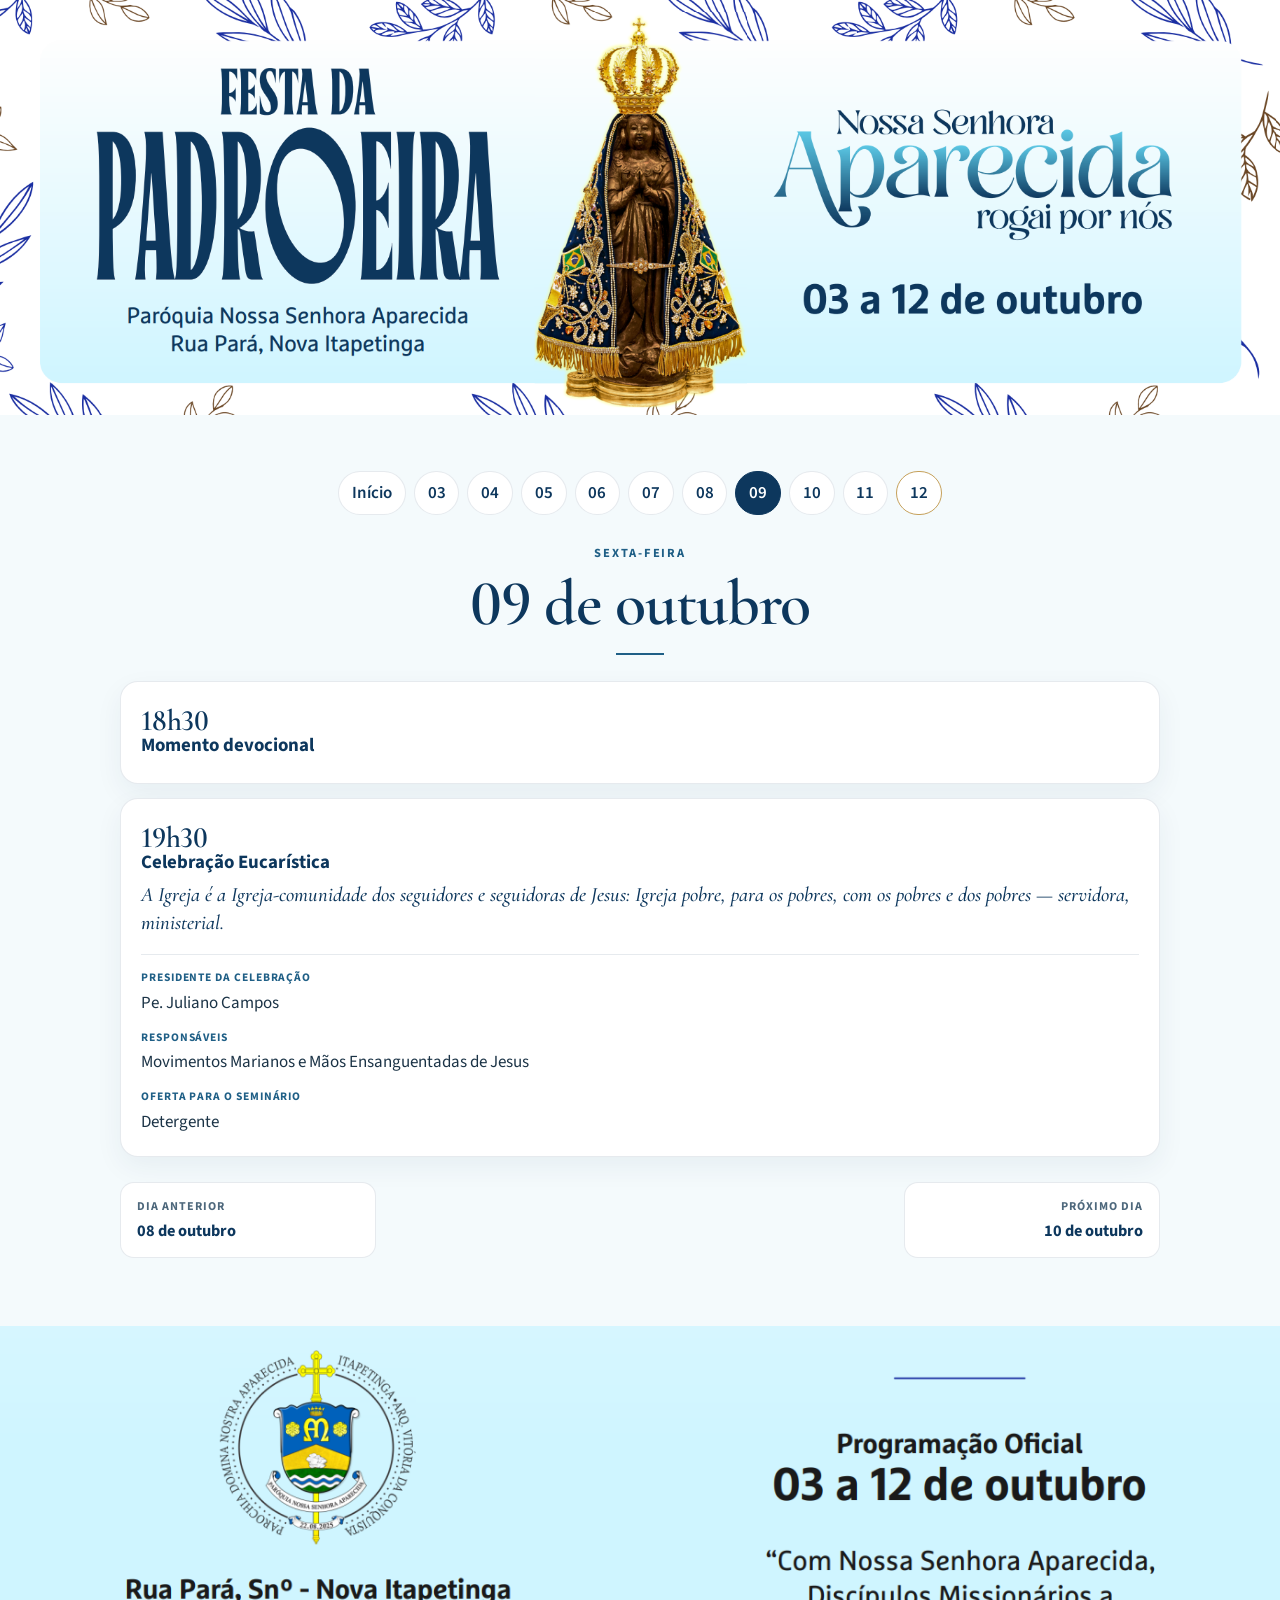
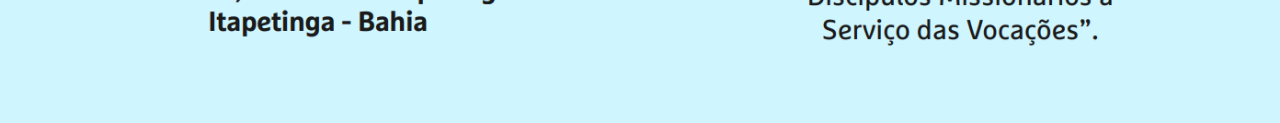
<file: programacao/09.html>
<!DOCTYPE html>
<html lang="pt-BR">
<head>
  <meta charset="utf-8">
  <meta name="viewport" content="width=device-width, initial-scale=1">
  <title>09 de outubro, sexta-feira · Programação | Festa da Padroeira</title>
  <meta name="description" content="Programação de 09 de outubro, sexta-feira, da Festa de Nossa Senhora Aparecida em Itapetinga, Bahia.">
  <meta name="theme-color" content="#0d375d">
  <link rel="preconnect" href="https://fonts.googleapis.com">
  <link rel="preconnect" href="https://fonts.gstatic.com" crossorigin>
  <link href="https://fonts.googleapis.com/css2?family=Cormorant+Garamond:ital,wght@0,500;0,600;0,700;1,500;1,600&family=Source+Sans+3:ital,wght@0,400;0,600;0,700&display=swap" rel="stylesheet">
  <link rel="stylesheet" href="../css/estilo.css">
</head>
<body>
  <a class="pular" href="#conteudo">Ir para o conteúdo</a>

  <header class="banner">
    <a href="../index.html" aria-label="Página inicial">
      <img src="../imagens/topo.png" width="1827" height="593" alt="Festa da Padroeira. Nossa Senhora Aparecida, rogai por nós. 03 a 12 de outubro. Paróquia Nossa Senhora Aparecida, Rua Pará, Nova Itapetinga.">
    </a>
  </header>

  <main id="conteudo" class="pagina-dia">
    <nav aria-label="Dias da festa">
      <ul class="trilha">
        <li><a href="../index.html">Início</a></li>
        <li><a href="03.html" aria-label="03 de outubro, sábado">03</a></li>
        <li><a href="04.html" aria-label="04 de outubro, domingo">04</a></li>
        <li><a href="05.html" aria-label="05 de outubro, segunda-feira">05</a></li>
        <li><a href="06.html" aria-label="06 de outubro, terça-feira">06</a></li>
        <li><a href="07.html" aria-label="07 de outubro, quarta-feira">07</a></li>
        <li><a href="08.html" aria-label="08 de outubro, quinta-feira">08</a></li>
        <li><a href="09.html" aria-current="page" aria-label="09 de outubro, sexta-feira">09</a></li>
        <li><a href="10.html" aria-label="10 de outubro, sábado">10</a></li>
        <li><a href="11.html" aria-label="11 de outubro, domingo">11</a></li>
        <li><a href="12.html" class="chip-festa" aria-label="12 de outubro, segunda-feira">12</a></li>
      </ul>
    </nav>

    <header class="cabeca-dia">
      <p class="kicker">Sexta-feira</p>
      <h1>09 de outubro</h1>
      <hr class="traco">
    </header>

    <section class="eventos" aria-label="Programação do dia">
      <article class="evento">
        <p class="evento-hora"><time datetime="18:30">18h30</time></p>
        <h2>Momento devocional</h2>
      </article>
      <article class="evento">
        <p class="evento-hora"><time datetime="19:30">19h30</time></p>
        <h2>Celebração Eucarística</h2>
        <p class="evento-tema">A Igreja é a Igreja-comunidade dos seguidores e seguidoras de Jesus: Igreja pobre, para os pobres, com os pobres e dos pobres — servidora, ministerial.</p>
        <dl class="evento-dados">
          <div>
            <dt>Presidente da celebração</dt>
            <dd>Pe. Juliano Campos</dd>
          </div>
          <div>
            <dt>Responsáveis</dt>
            <dd>Movimentos Marianos e Mãos Ensanguentadas de Jesus</dd>
          </div>
          <div>
            <dt>Oferta para o seminário</dt>
            <dd>Detergente</dd>
          </div>
        </dl>
      </article>
    </section>

    <nav class="passo" aria-label="Dia anterior e próximo">
      <a href="08.html"><span>Dia anterior</span><strong>08 de outubro</strong></a>
      <a class="prox" href="10.html"><span>Próximo dia</span><strong>10 de outubro</strong></a>
    </nav>
  </main>

  <footer class="banner">
    <img src="../imagens/rodape.png" width="1392" height="431" alt="Programação oficial, 03 a 12 de outubro. Rua Pará, S/Nº, Nova Itapetinga, Itapetinga, Bahia. Lema: Com Nossa Senhora Aparecida, Discípulos Missionários a Serviço das Vocações.">
  </footer>
</body>
</html>
</file>
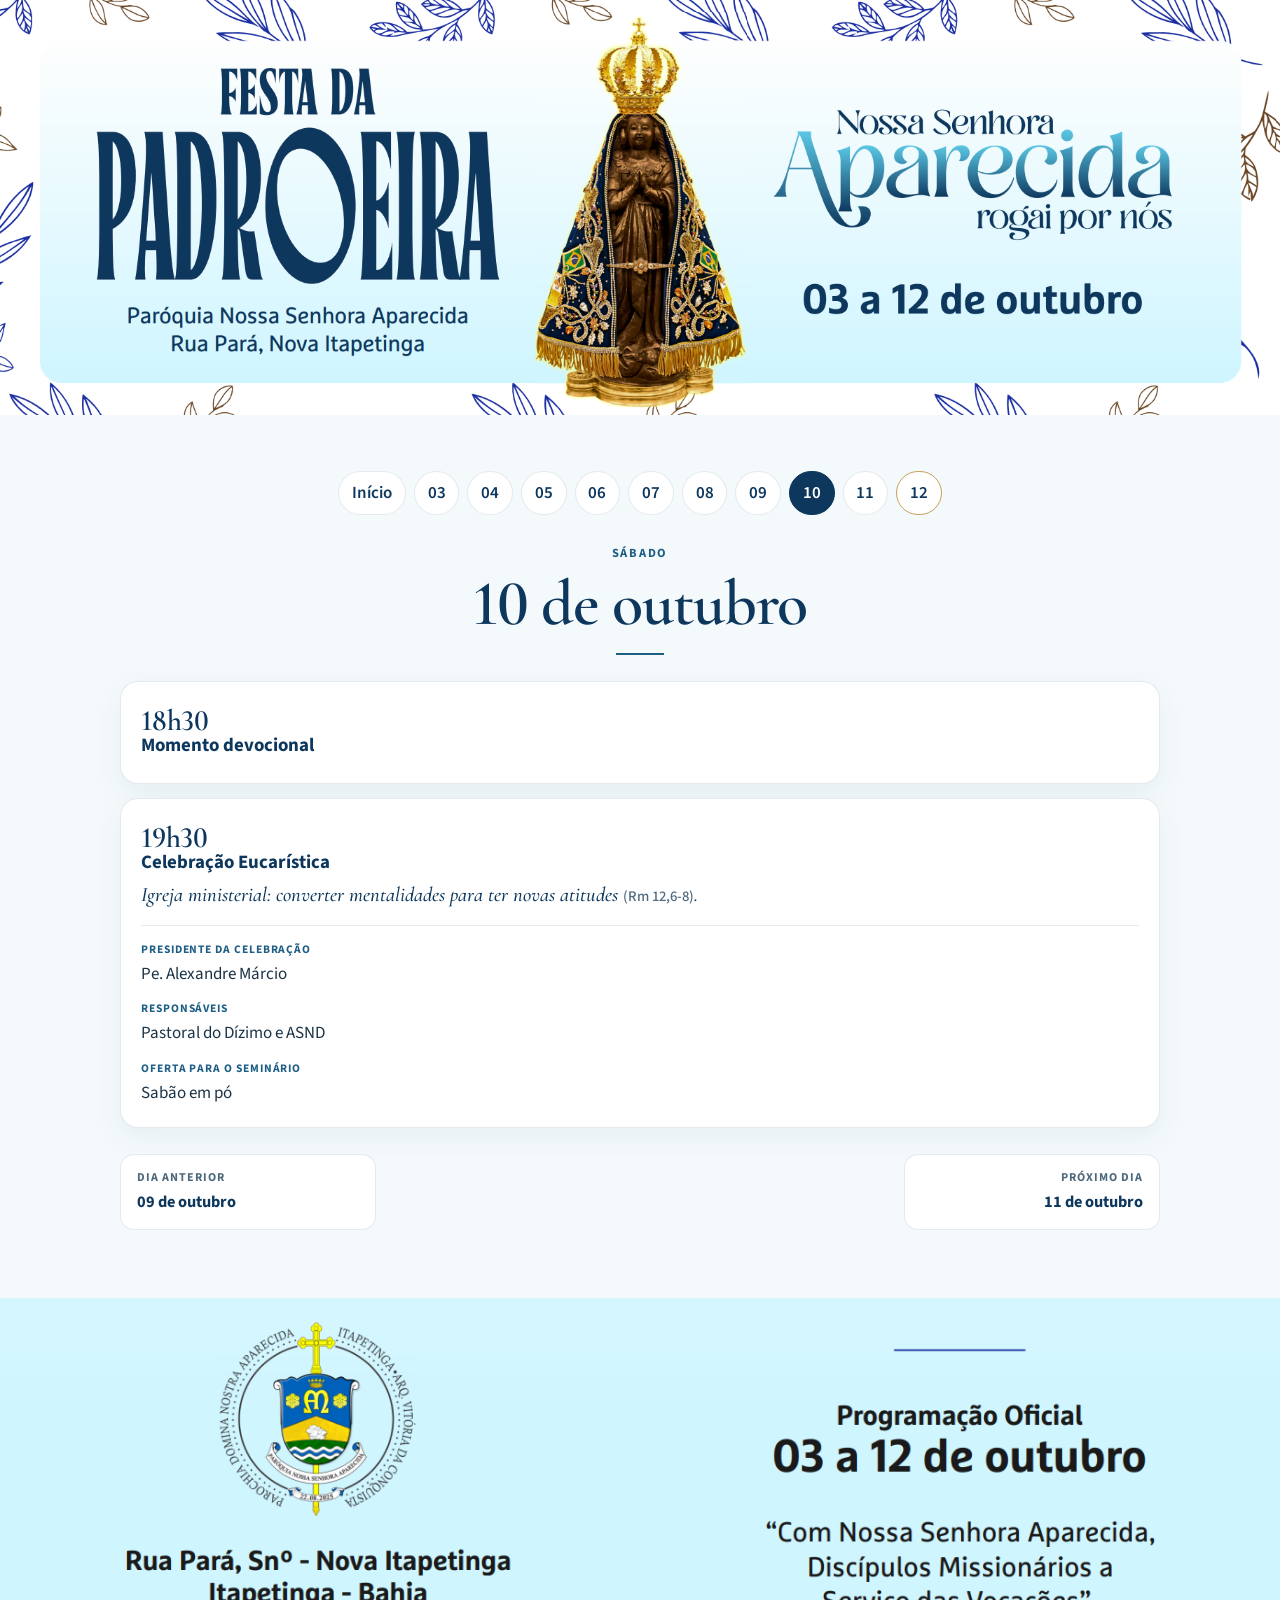
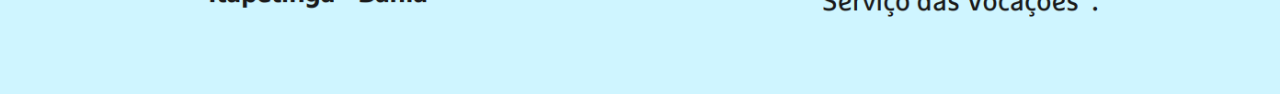
<file: programacao/10.html>
<!DOCTYPE html>
<html lang="pt-BR">
<head>
  <meta charset="utf-8">
  <meta name="viewport" content="width=device-width, initial-scale=1">
  <title>10 de outubro, sábado · Programação | Festa da Padroeira</title>
  <meta name="description" content="Programação de 10 de outubro, sábado, da Festa de Nossa Senhora Aparecida em Itapetinga, Bahia.">
  <meta name="theme-color" content="#0d375d">
  <link rel="preconnect" href="https://fonts.googleapis.com">
  <link rel="preconnect" href="https://fonts.gstatic.com" crossorigin>
  <link href="https://fonts.googleapis.com/css2?family=Cormorant+Garamond:ital,wght@0,500;0,600;0,700;1,500;1,600&family=Source+Sans+3:ital,wght@0,400;0,600;0,700&display=swap" rel="stylesheet">
  <link rel="stylesheet" href="../css/estilo.css">
</head>
<body>
  <a class="pular" href="#conteudo">Ir para o conteúdo</a>

  <header class="banner">
    <a href="../index.html" aria-label="Página inicial">
      <img src="../imagens/topo.png" width="1827" height="593" alt="Festa da Padroeira. Nossa Senhora Aparecida, rogai por nós. 03 a 12 de outubro. Paróquia Nossa Senhora Aparecida, Rua Pará, Nova Itapetinga.">
    </a>
  </header>

  <main id="conteudo" class="pagina-dia">
    <nav aria-label="Dias da festa">
      <ul class="trilha">
        <li><a href="../index.html">Início</a></li>
        <li><a href="03.html" aria-label="03 de outubro, sábado">03</a></li>
        <li><a href="04.html" aria-label="04 de outubro, domingo">04</a></li>
        <li><a href="05.html" aria-label="05 de outubro, segunda-feira">05</a></li>
        <li><a href="06.html" aria-label="06 de outubro, terça-feira">06</a></li>
        <li><a href="07.html" aria-label="07 de outubro, quarta-feira">07</a></li>
        <li><a href="08.html" aria-label="08 de outubro, quinta-feira">08</a></li>
        <li><a href="09.html" aria-label="09 de outubro, sexta-feira">09</a></li>
        <li><a href="10.html" aria-current="page" aria-label="10 de outubro, sábado">10</a></li>
        <li><a href="11.html" aria-label="11 de outubro, domingo">11</a></li>
        <li><a href="12.html" class="chip-festa" aria-label="12 de outubro, segunda-feira">12</a></li>
      </ul>
    </nav>

    <header class="cabeca-dia">
      <p class="kicker">Sábado</p>
      <h1>10 de outubro</h1>
      <hr class="traco">
    </header>

    <section class="eventos" aria-label="Programação do dia">
      <article class="evento">
        <p class="evento-hora"><time datetime="18:30">18h30</time></p>
        <h2>Momento devocional</h2>
      </article>
      <article class="evento">
        <p class="evento-hora"><time datetime="19:30">19h30</time></p>
        <h2>Celebração Eucarística</h2>
        <p class="evento-tema">Igreja ministerial: converter mentalidades para ter novas atitudes <span class="evento-fonte">(Rm 12,6-8)</span>.</p>
        <dl class="evento-dados">
          <div>
            <dt>Presidente da celebração</dt>
            <dd>Pe. Alexandre Márcio</dd>
          </div>
          <div>
            <dt>Responsáveis</dt>
            <dd>Pastoral do Dízimo e ASND</dd>
          </div>
          <div>
            <dt>Oferta para o seminário</dt>
            <dd>Sabão em pó</dd>
          </div>
        </dl>
      </article>
    </section>

    <nav class="passo" aria-label="Dia anterior e próximo">
      <a href="09.html"><span>Dia anterior</span><strong>09 de outubro</strong></a>
      <a class="prox" href="11.html"><span>Próximo dia</span><strong>11 de outubro</strong></a>
    </nav>
  </main>

  <footer class="banner">
    <img src="../imagens/rodape.png" width="1392" height="431" alt="Programação oficial, 03 a 12 de outubro. Rua Pará, S/Nº, Nova Itapetinga, Itapetinga, Bahia. Lema: Com Nossa Senhora Aparecida, Discípulos Missionários a Serviço das Vocações.">
  </footer>
</body>
</html>
</file>
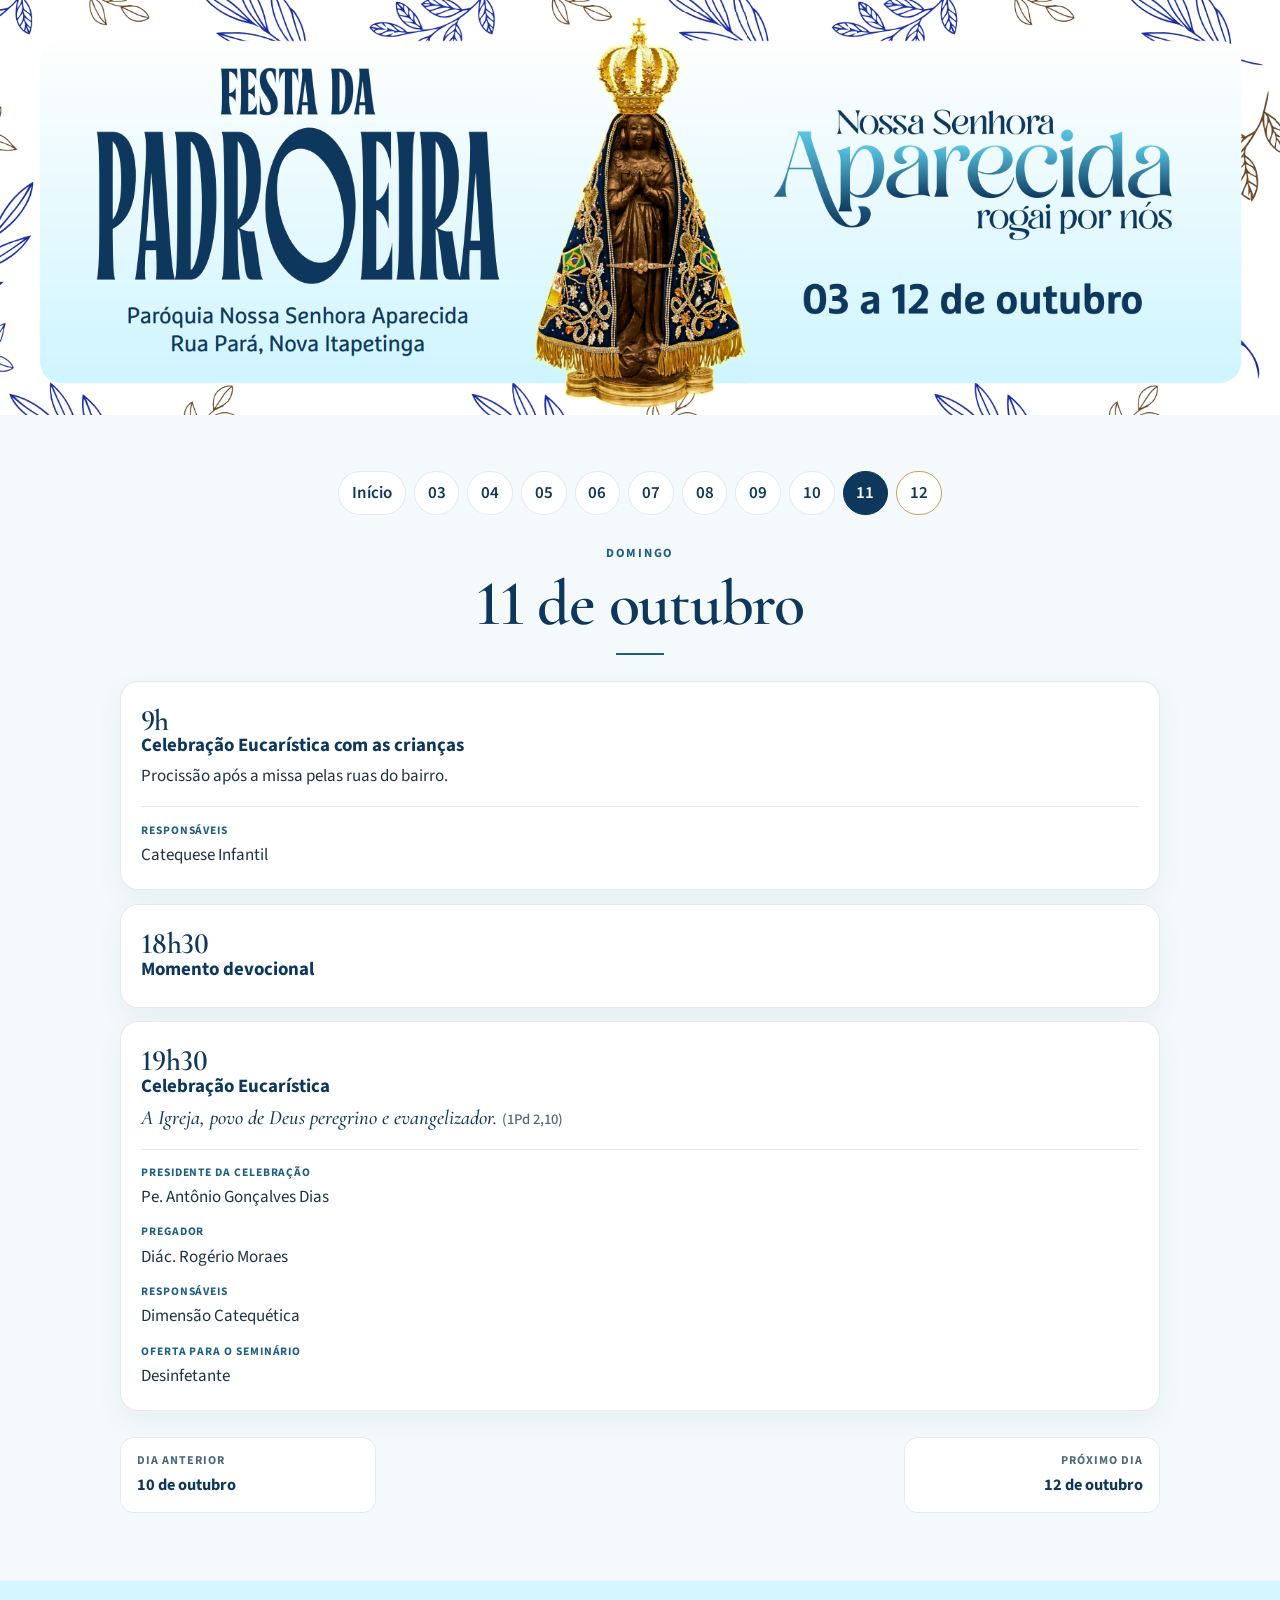
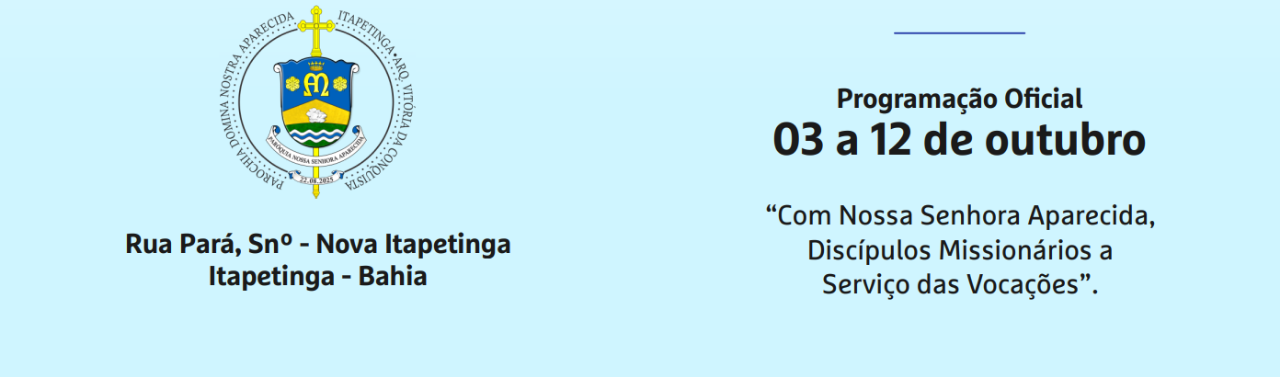
<file: programacao/11.html>
<!DOCTYPE html>
<html lang="pt-BR">
<head>
  <meta charset="utf-8">
  <meta name="viewport" content="width=device-width, initial-scale=1">
  <title>11 de outubro, domingo · Programação | Festa da Padroeira</title>
  <meta name="description" content="Programação de 11 de outubro, domingo, da Festa de Nossa Senhora Aparecida em Itapetinga, Bahia.">
  <meta name="theme-color" content="#0d375d">
  <link rel="preconnect" href="https://fonts.googleapis.com">
  <link rel="preconnect" href="https://fonts.gstatic.com" crossorigin>
  <link href="https://fonts.googleapis.com/css2?family=Cormorant+Garamond:ital,wght@0,500;0,600;0,700;1,500;1,600&family=Source+Sans+3:ital,wght@0,400;0,600;0,700&display=swap" rel="stylesheet">
  <link rel="stylesheet" href="../css/estilo.css">
</head>
<body>
  <a class="pular" href="#conteudo">Ir para o conteúdo</a>

  <header class="banner">
    <a href="../index.html" aria-label="Página inicial">
      <img src="../imagens/topo.png" width="1827" height="593" alt="Festa da Padroeira. Nossa Senhora Aparecida, rogai por nós. 03 a 12 de outubro. Paróquia Nossa Senhora Aparecida, Rua Pará, Nova Itapetinga.">
    </a>
  </header>

  <main id="conteudo" class="pagina-dia">
    <nav aria-label="Dias da festa">
      <ul class="trilha">
        <li><a href="../index.html">Início</a></li>
        <li><a href="03.html" aria-label="03 de outubro, sábado">03</a></li>
        <li><a href="04.html" aria-label="04 de outubro, domingo">04</a></li>
        <li><a href="05.html" aria-label="05 de outubro, segunda-feira">05</a></li>
        <li><a href="06.html" aria-label="06 de outubro, terça-feira">06</a></li>
        <li><a href="07.html" aria-label="07 de outubro, quarta-feira">07</a></li>
        <li><a href="08.html" aria-label="08 de outubro, quinta-feira">08</a></li>
        <li><a href="09.html" aria-label="09 de outubro, sexta-feira">09</a></li>
        <li><a href="10.html" aria-label="10 de outubro, sábado">10</a></li>
        <li><a href="11.html" aria-current="page" aria-label="11 de outubro, domingo">11</a></li>
        <li><a href="12.html" class="chip-festa" aria-label="12 de outubro, segunda-feira">12</a></li>
      </ul>
    </nav>

    <header class="cabeca-dia">
      <p class="kicker">Domingo</p>
      <h1>11 de outubro</h1>
      <hr class="traco">
    </header>

    <section class="eventos" aria-label="Programação do dia">
      <article class="evento">
        <p class="evento-hora"><time datetime="09:00">9h</time></p>
        <h2>Celebração Eucarística com as crianças</h2>
        <p>Procissão após a missa pelas ruas do bairro.</p>
        <dl class="evento-dados">
          <div>
            <dt>Responsáveis</dt>
            <dd>Catequese Infantil</dd>
          </div>
        </dl>
      </article>
      <article class="evento">
        <p class="evento-hora"><time datetime="18:30">18h30</time></p>
        <h2>Momento devocional</h2>
      </article>
      <article class="evento">
        <p class="evento-hora"><time datetime="19:30">19h30</time></p>
        <h2>Celebração Eucarística</h2>
        <p class="evento-tema">A Igreja, povo de Deus peregrino e evangelizador. <span class="evento-fonte">(1Pd 2,10)</span></p>
        <dl class="evento-dados">
          <div>
            <dt>Presidente da celebração</dt>
            <dd>Pe. Antônio Gonçalves Dias</dd>
          </div>
          <div>
            <dt>Pregador</dt>
            <dd>Diác. Rogério Moraes</dd>
          </div>
          <div>
            <dt>Responsáveis</dt>
            <dd>Dimensão Catequética</dd>
          </div>
          <div>
            <dt>Oferta para o seminário</dt>
            <dd>Desinfetante</dd>
          </div>
        </dl>
      </article>
    </section>

    <nav class="passo" aria-label="Dia anterior e próximo">
      <a href="10.html"><span>Dia anterior</span><strong>10 de outubro</strong></a>
      <a class="prox" href="12.html"><span>Próximo dia</span><strong>12 de outubro</strong></a>
    </nav>
  </main>

  <footer class="banner">
    <img src="../imagens/rodape.png" width="1392" height="431" alt="Programação oficial, 03 a 12 de outubro. Rua Pará, S/Nº, Nova Itapetinga, Itapetinga, Bahia. Lema: Com Nossa Senhora Aparecida, Discípulos Missionários a Serviço das Vocações.">
  </footer>
</body>
</html>
</file>
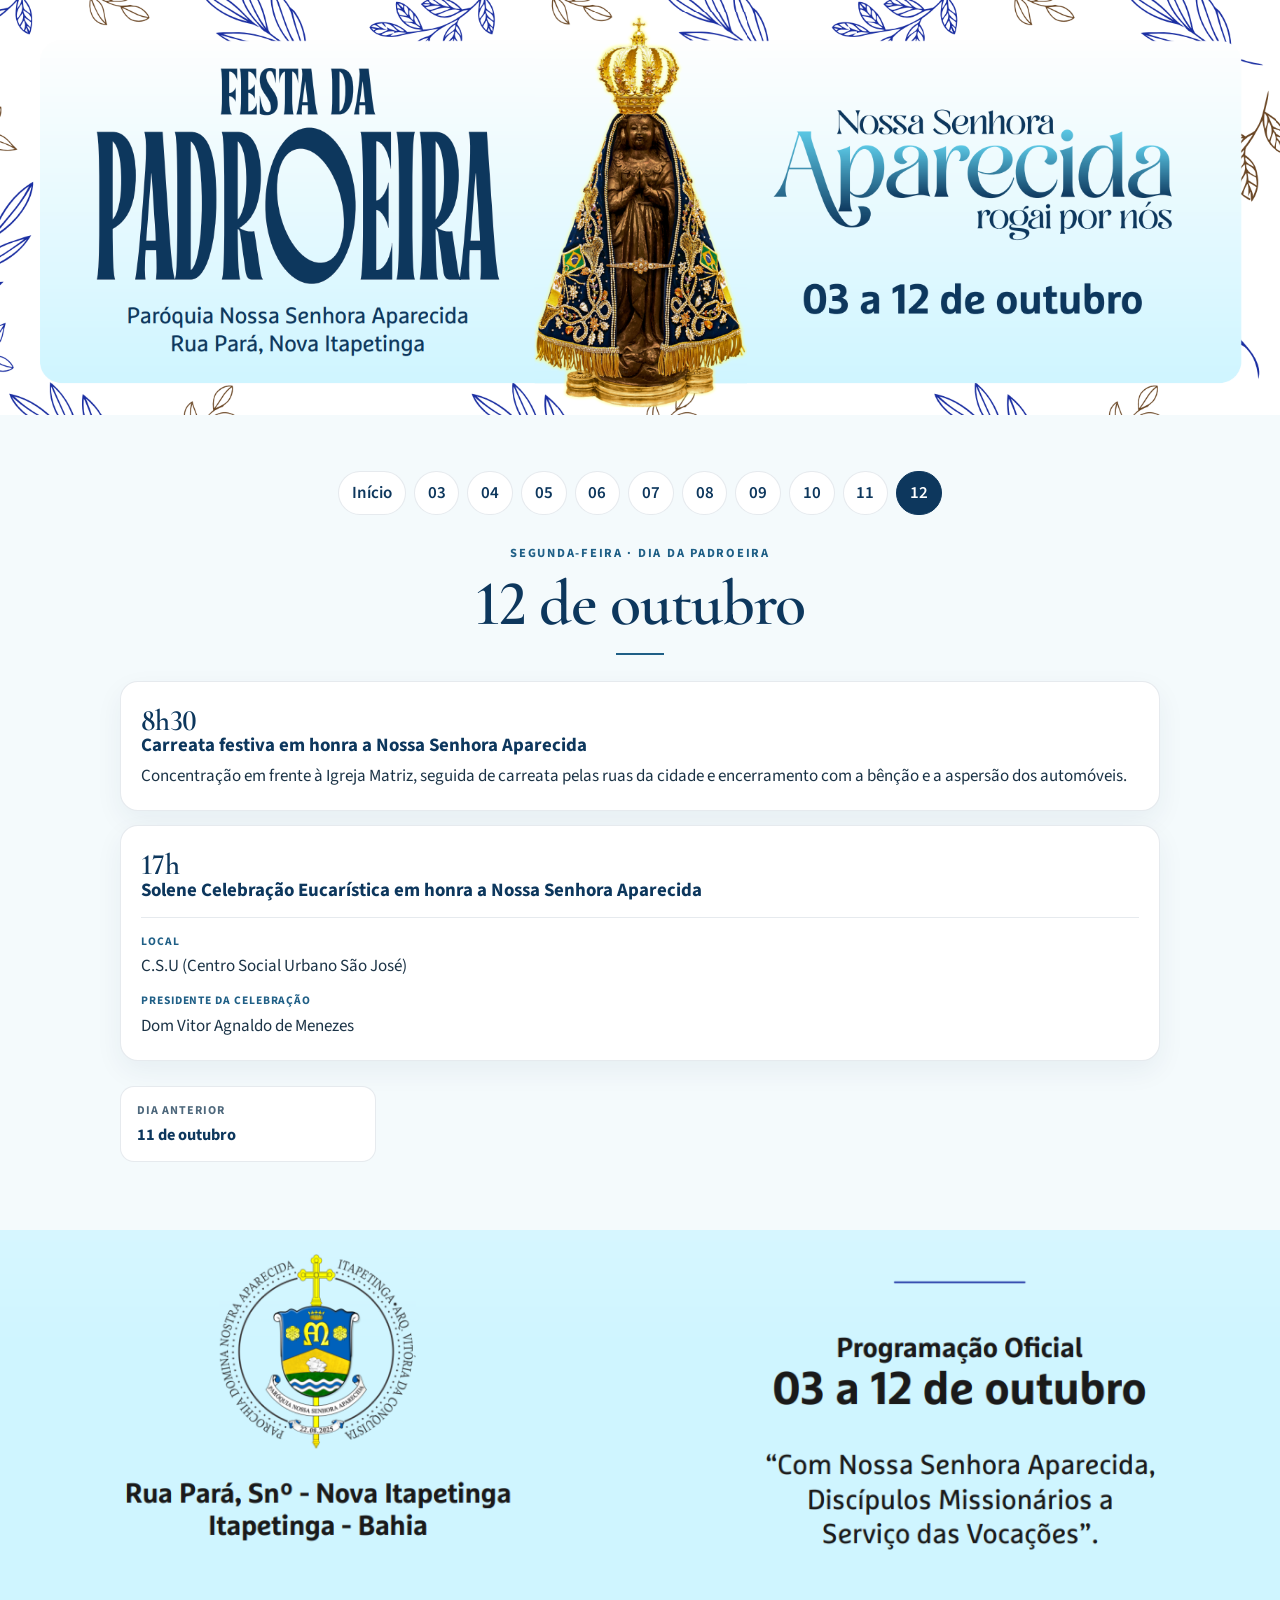
<file: programacao/12.html>
<!DOCTYPE html>
<html lang="pt-BR">
<head>
  <meta charset="utf-8">
  <meta name="viewport" content="width=device-width, initial-scale=1">
  <title>12 de outubro, segunda-feira · Programação | Festa da Padroeira</title>
  <meta name="description" content="Programação de 12 de outubro, segunda-feira, da Festa de Nossa Senhora Aparecida em Itapetinga, Bahia.">
  <meta name="theme-color" content="#0d375d">
  <link rel="preconnect" href="https://fonts.googleapis.com">
  <link rel="preconnect" href="https://fonts.gstatic.com" crossorigin>
  <link href="https://fonts.googleapis.com/css2?family=Cormorant+Garamond:ital,wght@0,500;0,600;0,700;1,500;1,600&family=Source+Sans+3:ital,wght@0,400;0,600;0,700&display=swap" rel="stylesheet">
  <link rel="stylesheet" href="../css/estilo.css">
</head>
<body>
  <a class="pular" href="#conteudo">Ir para o conteúdo</a>

  <header class="banner">
    <a href="../index.html" aria-label="Página inicial">
      <img src="../imagens/topo.png" width="1827" height="593" alt="Festa da Padroeira. Nossa Senhora Aparecida, rogai por nós. 03 a 12 de outubro. Paróquia Nossa Senhora Aparecida, Rua Pará, Nova Itapetinga.">
    </a>
  </header>

  <main id="conteudo" class="pagina-dia">
    <nav aria-label="Dias da festa">
      <ul class="trilha">
        <li><a href="../index.html">Início</a></li>
        <li><a href="03.html" aria-label="03 de outubro, sábado">03</a></li>
        <li><a href="04.html" aria-label="04 de outubro, domingo">04</a></li>
        <li><a href="05.html" aria-label="05 de outubro, segunda-feira">05</a></li>
        <li><a href="06.html" aria-label="06 de outubro, terça-feira">06</a></li>
        <li><a href="07.html" aria-label="07 de outubro, quarta-feira">07</a></li>
        <li><a href="08.html" aria-label="08 de outubro, quinta-feira">08</a></li>
        <li><a href="09.html" aria-label="09 de outubro, sexta-feira">09</a></li>
        <li><a href="10.html" aria-label="10 de outubro, sábado">10</a></li>
        <li><a href="11.html" aria-label="11 de outubro, domingo">11</a></li>
        <li><a href="12.html" aria-current="page" class="chip-festa" aria-label="12 de outubro, segunda-feira">12</a></li>
      </ul>
    </nav>

    <header class="cabeca-dia">
      <p class="kicker">Segunda-feira · Dia da Padroeira</p>
      <h1>12 de outubro</h1>
      <hr class="traco">
    </header>

    <section class="eventos" aria-label="Programação do dia">
      <article class="evento">
        <p class="evento-hora"><time datetime="08:30">8h30</time></p>
        <h2>Carreata festiva em honra a Nossa Senhora Aparecida</h2>
        <p>Concentração em frente à Igreja Matriz, seguida de carreata pelas ruas da cidade e encerramento com a bênção e a aspersão dos automóveis.</p>
      </article>
      <article class="evento">
        <p class="evento-hora"><time datetime="17:00">17h</time></p>
        <h2>Solene Celebração Eucarística em honra a Nossa Senhora Aparecida</h2>
        <dl class="evento-dados">
          <div>
            <dt>Local</dt>
            <dd>C.S.U (Centro Social Urbano São José)</dd>
          </div>
          <div>
            <dt>Presidente da celebração</dt>
            <dd>Dom Vitor Agnaldo de Menezes</dd>
          </div>
        </dl>
      </article>
    </section>

    <nav class="passo" aria-label="Dia anterior e próximo">
      <a href="11.html"><span>Dia anterior</span><strong>11 de outubro</strong></a>
    </nav>
  </main>

  <footer class="banner">
    <img src="../imagens/rodape.png" width="1392" height="431" alt="Programação oficial, 03 a 12 de outubro. Rua Pará, S/Nº, Nova Itapetinga, Itapetinga, Bahia. Lema: Com Nossa Senhora Aparecida, Discípulos Missionários a Serviço das Vocações.">
  </footer>
</body>
</html>
</file>
<file: css/estilo.css>
:root {
  --navy: #0d375d;
  --navy-suave: #16486f;
  --azul: #1f5f86;
  --texto: #1b3346;
  --suave: #4e687c;
  --fundo: #f4fafc;
  --branco: #ffffff;
  --linha: rgba(13, 55, 93, 0.1);
  --ouro: #c6a15b;
  --ouro-claro: #f3e6c4;
  --sombra: 0 10px 28px rgba(13, 55, 93, 0.06);
  --serif: "Cormorant Garamond", "Palatino Linotype", Palatino, serif;
  --sans: "Source Sans 3", "Segoe UI", sans-serif;
}

*,
*::before,
*::after {
  box-sizing: border-box;
}

html {
  scroll-behavior: smooth;
}

body {
  margin: 0;
  min-height: 100vh;
  display: flex;
  flex-direction: column;
  background: var(--fundo);
  color: var(--texto);
  font-family: var(--sans);
  font-size: 1.0625rem;
  line-height: 1.6;
}

img {
  max-width: 100%;
  height: auto;
}

main {
  flex: 1;
  width: min(1040px, calc(100% - 2rem));
  margin: 0 auto;
  padding: clamp(2rem, 5vw, 3.5rem) 0 clamp(2.6rem, 6vw, 4.25rem);
}

h1,
h2,
.evento-hora {
  font-family: var(--serif);
  font-weight: 600;
  color: var(--navy);
  letter-spacing: -0.02em;
  font-variant-numeric: lining-nums;
  font-feature-settings: "lnum" 1;
}

h1 {
  margin: 0.35rem 0 0;
  font-size: clamp(2.5rem, 6vw, 4rem);
  line-height: 1.05;
}

h2 {
  margin: 0;
  font-size: clamp(1.8rem, 3vw, 2.35rem);
  line-height: 1.15;
}

p {
  margin: 0;
}

a {
  color: var(--azul);
}

.pular {
  position: absolute;
  left: 1rem;
  top: -4rem;
  z-index: 5;
  padding: 0.55rem 0.9rem;
  background: var(--navy);
  color: var(--branco);
  text-decoration: none;
  border-radius: 8px;
}

.pular:focus {
  top: 1rem;
}

.banner img {
  display: block;
  width: 100%;
  height: auto;
}

.intro {
  max-width: 40rem;
  margin: 0 auto 2.5rem;
  text-align: center;
}

.kicker {
  margin: 0;
  color: var(--azul);
  font-size: 0.78rem;
  font-weight: 700;
  letter-spacing: 0.14em;
  text-transform: uppercase;
}

.traco {
  width: 3rem;
  height: 2px;
  margin: 1rem auto 1.15rem;
  border: 0;
  background: var(--azul);
}

.resumo {
  margin: 0 auto;
  max-width: 38rem;
  color: var(--texto);
  font-size: 1.08rem;
}

.secao-titulo {
  text-align: center;
}

.apoio {
  margin-top: 0.45rem;
  color: var(--suave);
}

.grade {
  display: grid;
  grid-template-columns: 1fr 1fr;
  gap: 0.8rem;
  margin: 1.35rem 0 0;
  padding: 0;
  list-style: none;
}

.grade li {
  display: flex;
}

.dia-card {
  display: flex;
  flex: 1;
  flex-direction: column;
  align-items: center;
  width: 100%;
  min-height: 9.6rem;
  padding: 1.05rem 0.75rem 0.95rem;
  text-align: center;
  text-decoration: none;
  color: var(--navy);
  background: var(--branco);
  border: 1px solid var(--linha);
  border-radius: 18px;
  box-shadow: var(--sombra);
  transition: transform 0.18s ease, box-shadow 0.18s ease, background 0.18s ease;
}

.dia-num {
  font-family: var(--sans);
  font-size: clamp(2.15rem, 4.5vw, 2.75rem);
  font-weight: 700;
  line-height: 1;
  letter-spacing: -0.03em;
}

.dia-mes {
  margin-top: 0.2rem;
  color: var(--azul);
  font-size: 0.72rem;
  font-weight: 700;
  letter-spacing: 0.12em;
  text-transform: uppercase;
}

.dia-semana {
  margin-top: 0.35rem;
  color: var(--suave);
  font-size: 0.95rem;
}

.dia-horario {
  margin-top: 0.3rem;
  color: var(--navy);
  font-size: 0.84rem;
  font-weight: 600;
}

.dia-nota {
  margin-top: 0.35rem;
  color: var(--ouro-claro);
  font-size: 0.72rem;
  font-weight: 700;
  letter-spacing: 0.08em;
  text-transform: uppercase;
}

.dia-acao {
  margin-top: auto;
  padding-top: 0.85rem;
  color: var(--azul);
  font-size: 0.92rem;
  font-weight: 600;
}

.dia-card:hover {
  transform: translateY(-3px);
  box-shadow: 0 16px 34px rgba(13, 55, 93, 0.1);
}

.dia-card--destaque {
  background: var(--navy);
  border-color: var(--navy);
  color: var(--branco);
}

.dia-card--destaque .dia-num {
  color: var(--branco);
}

.dia-card--destaque .dia-mes,
.dia-card--destaque .dia-semana {
  color: rgba(255, 255, 255, 0.78);
}

.dia-card--destaque .dia-acao {
  color: var(--ouro-claro);
}

.dia-card--destaque .dia-horario {
  color: rgba(255, 255, 255, 0.86);
}

.dia-card--destaque:hover {
  background: var(--navy-suave);
}

.informacoes {
  display: grid;
  gap: 0.9rem;
  margin-top: clamp(2rem, 5vw, 3.2rem);
}

.cartao {
  padding: 1.35rem 1.35rem 1.45rem;
  background: var(--branco);
  border: 1px solid var(--linha);
  border-radius: 18px;
  box-shadow: var(--sombra);
}

.cartao .kicker {
  margin-bottom: 0.75rem;
}

blockquote {
  margin: 0;
}

blockquote p {
  color: var(--navy);
  font-family: var(--serif);
  font-size: clamp(1.35rem, 2.5vw, 1.7rem);
  font-style: italic;
  font-weight: 500;
  line-height: 1.35;
}

.endereco {
  color: var(--navy);
  font-size: 1.12rem;
  font-weight: 600;
  line-height: 1.45;
}

.trilha {
  display: flex;
  flex-wrap: wrap;
  justify-content: center;
  gap: 0.5rem;
  margin: 0 0 1.8rem;
  padding: 0;
  list-style: none;
}

.trilha a {
  display: inline-flex;
  align-items: center;
  justify-content: center;
  min-width: 2.85rem;
  min-height: 2.75rem;
  padding: 0.3rem 0.8rem;
  color: var(--navy);
  font-weight: 600;
  text-decoration: none;
  background: var(--branco);
  border: 1px solid var(--linha);
  border-radius: 999px;
}

.trilha a.chip-festa:not([aria-current="page"]) {
  border-color: var(--ouro);
}

.trilha a[aria-current="page"] {
  color: var(--branco);
  background: var(--navy);
  border-color: var(--navy);
}

.trilha a:hover {
  border-color: var(--azul);
}

.cabeca-dia {
  margin-bottom: 1.6rem;
  text-align: center;
}

.eventos {
  display: flex;
  flex-direction: column;
  gap: 0.85rem;
}

.espera {
  padding: 1.4rem 1.2rem;
  color: var(--suave);
  text-align: center;
  background: var(--branco);
  border: 1px dashed rgba(13, 55, 93, 0.28);
  border-radius: 18px;
}

.evento {
  padding: 1.15rem 1.25rem 1.25rem;
  background: var(--branco);
  border: 1px solid var(--linha);
  border-radius: 18px;
  box-shadow: var(--sombra);
}

.evento-hora {
  display: block;
  margin-bottom: 0.25rem;
  font-size: 1.85rem;
  line-height: 1;
}

.evento h2 {
  margin: 0 0 0.4rem;
  font-family: var(--sans);
  font-size: 1.18rem;
  font-weight: 700;
  letter-spacing: 0;
}

.evento > p {
  margin: 0.35rem 0 0;
}

.evento-tema {
  color: var(--navy);
  font-family: var(--serif);
  font-size: 1.28rem;
  font-style: italic;
  font-weight: 500;
  line-height: 1.4;
}

.evento-fonte {
  color: var(--suave);
  font-family: var(--sans);
  font-size: 0.92rem;
  font-style: normal;
}

.evento-dados {
  display: grid;
  gap: 0.75rem;
  margin: 1rem 0 0;
  padding-top: 0.9rem;
  border-top: 1px solid var(--linha);
}

.evento-dados div {
  display: grid;
  gap: 0.12rem;
}

.evento-dados dt {
  margin: 0;
  color: var(--azul);
  font-size: 0.72rem;
  font-weight: 700;
  letter-spacing: 0.08em;
  text-transform: uppercase;
}

.evento-dados dd {
  margin: 0;
}

.passo {
  display: flex;
  justify-content: space-between;
  gap: 0.75rem;
  margin-top: 1.6rem;
}

.passo a {
  display: flex;
  flex-direction: column;
  gap: 0.1rem;
  min-width: min(46%, 16rem);
  padding: 0.85rem 1rem;
  color: var(--navy);
  text-decoration: none;
  background: var(--branco);
  border: 1px solid var(--linha);
  border-radius: 14px;
}

.passo a span {
  color: var(--suave);
  font-size: 0.75rem;
  font-weight: 700;
  letter-spacing: 0.08em;
  text-transform: uppercase;
}

.passo a strong {
  font-size: 1.02rem;
  font-weight: 700;
}

.passo .prox {
  margin-left: auto;
  text-align: right;
  align-items: flex-end;
}

.passo a:hover {
  border-color: var(--azul);
}

a:focus-visible,
.dia-card:focus-visible {
  outline: 3px solid var(--azul);
  outline-offset: 3px;
}

@media (min-width: 720px) {
  .informacoes {
    grid-template-columns: 1.45fr 0.85fr;
  }
}

@media (min-width: 900px) {
  .grade {
    grid-template-columns: repeat(5, 1fr);
    gap: 1rem;
  }
}

@media (prefers-reduced-motion: reduce) {
  html {
    scroll-behavior: auto;
  }

  .dia-card {
    transition: none;
  }
}

@media print {
  body {
    background: #fff;
  }

  .pular,
  .trilha,
  .passo,
  .dia-acao {
    display: none;
  }

  .dia-card,
  .cartao,
  .evento {
    box-shadow: none;
  }
}
</file>
